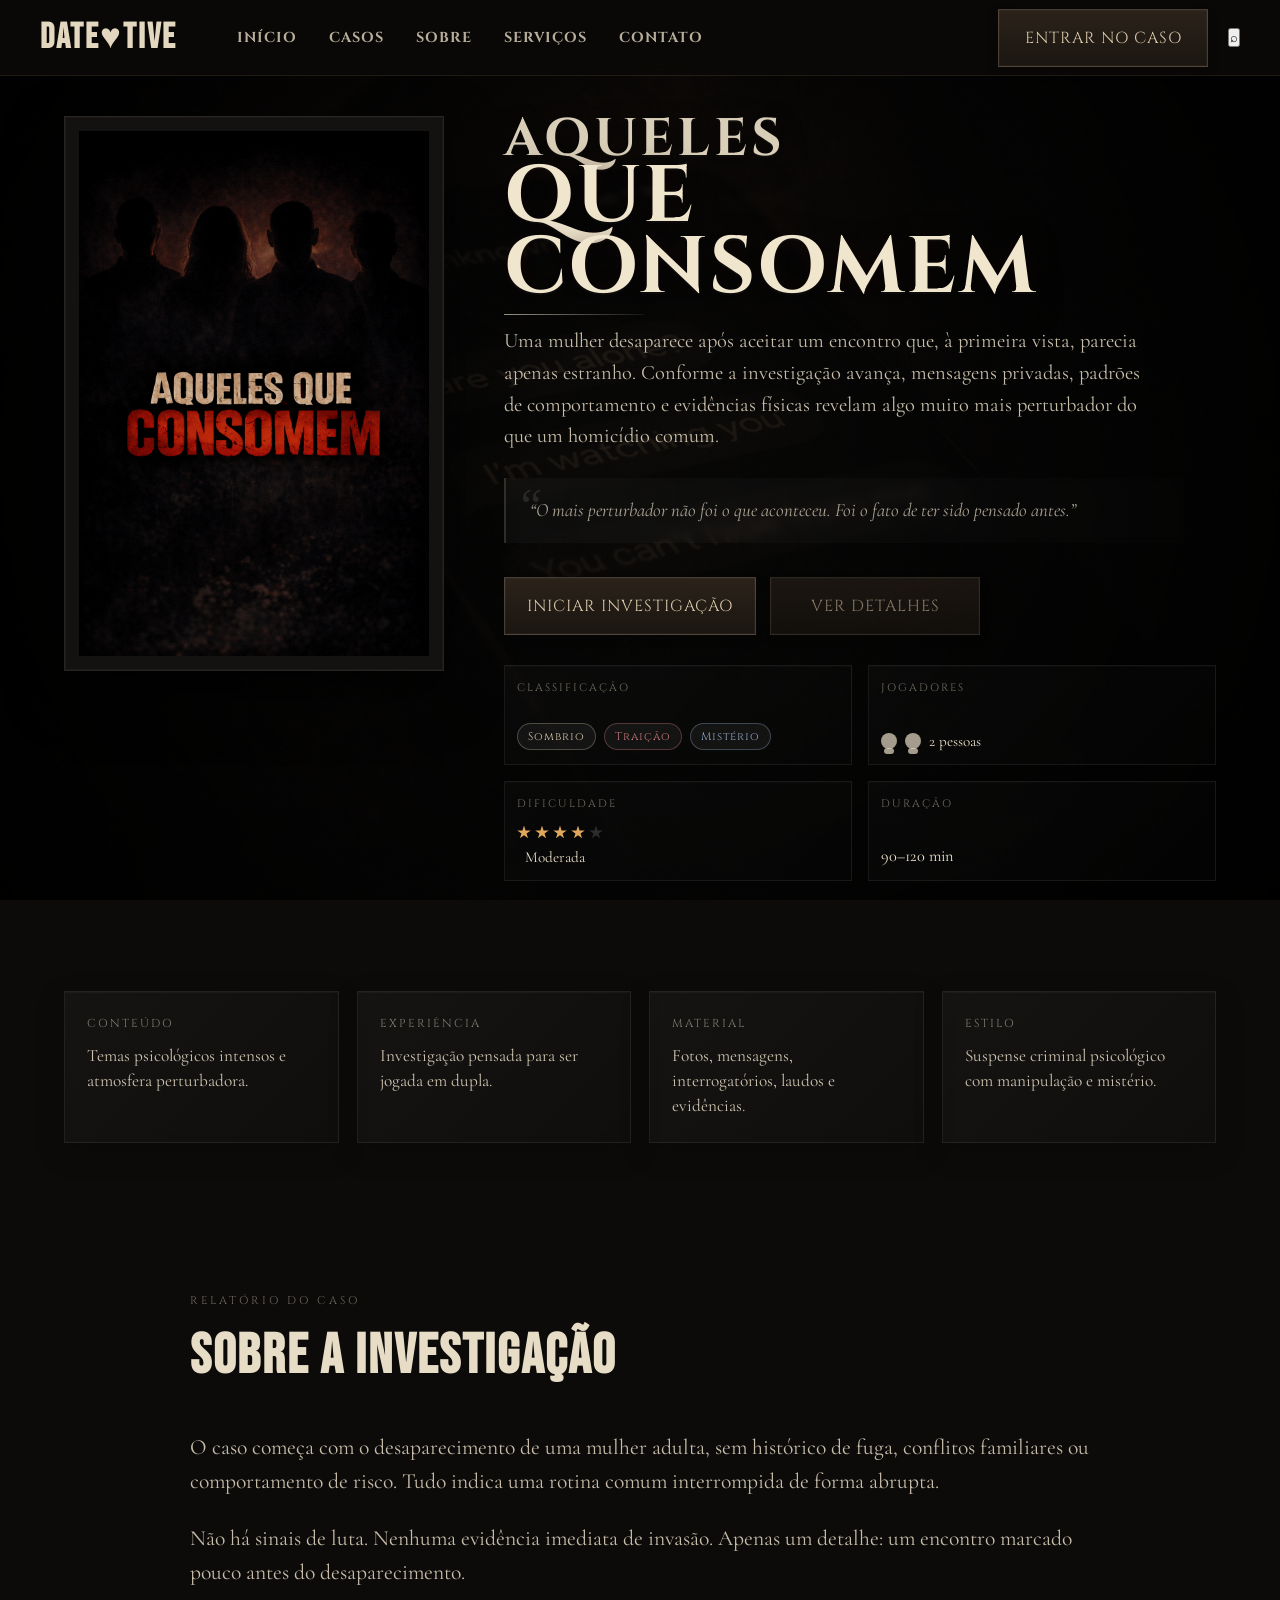
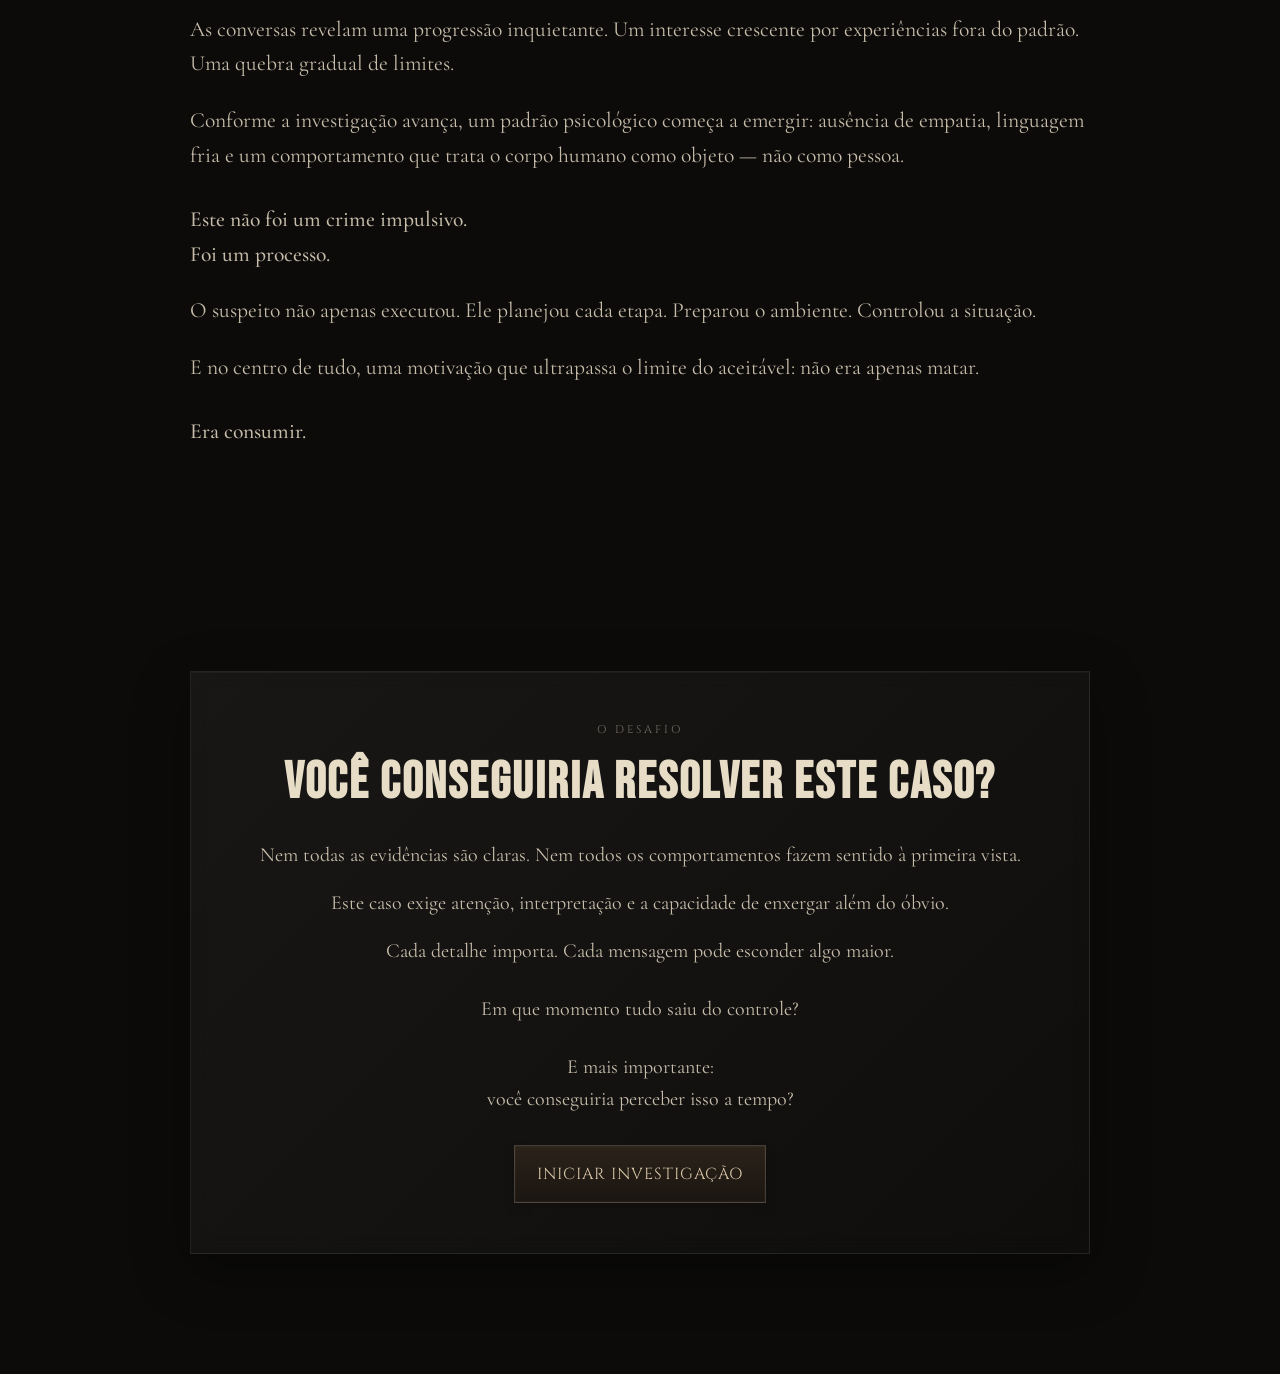
<file: casos/aqueles-que-consomem.html>
<!DOCTYPE html>
<html lang="pt-BR">
<head>
  <meta charset="UTF-8">
  <meta name="viewport" content="width=device-width, initial-scale=1.0">
  <title>Aqueles que Consomem | Date♥tive</title>

  <link rel="preconnect" href="https://fonts.googleapis.com">
  <link rel="preconnect" href="https://fonts.gstatic.com" crossorigin>

  <link href="https://fonts.googleapis.com/css2?family=Bebas+Neue&family=Cinzel:wght@400;500;600;700&family=Cormorant+Garamond:wght@400;500;600;700&display=swap" rel="stylesheet">

<link rel="stylesheet" href="../css/style.css">
<link rel="stylesheet" href="../css/responsive.css">
<link rel="stylesheet" href="../css/aqueles_que_consomem.css">
</head>
<body class="case-page">

  <!-- HEADER -->
  <header class="topbar">
    <div class="container nav-wrapper">
      <div class="logo-area">
        <h1 class="logo-title">DATE♥TIVE</h1>
      
      </div>

      <nav class="main-nav">
        <a href="../index.html">Início</a>
        <a href="#">Casos</a>
        <a href="#">Sobre</a>
        <a href="#">Serviços</a>
        <a href="#">Contato</a>
      </nav>

      <div class="nav-actions">
        <a href="#" class="btn-outline">ENTRAR NO CASO</a>
        <button class="search-btn">⌕</button>
      </div>
    </div>
  </header>

  <main class="case-main">

    <!-- HERO DO CASO -->
    <section class="case-hero">
      <div class="container case-hero-grid">

        <!-- CAPA -->
        <div class="case-cover-column">
          <div class="case-cover-frame">
            <img src="../assets/img/cases/consomem-cover.jpg" alt="Capa do caso Aqueles que Consomem" class="case-cover">
          </div>
        </div>

        <!-- INFORMAÇÕES -->
        <div class="case-info-column">
         
          <h1 class="case-title">
            <span>AQUELES</span>
            <span>QUE CONSOMEM</span>
          </h1>

          <p class="case-synopsis">
            Uma mulher desaparece após aceitar um encontro que, à primeira vista, parecia apenas estranho.
            Conforme a investigação avança, mensagens privadas, padrões de comportamento e evidências físicas
            revelam algo muito mais perturbador do que um homicídio comum.
          </p>

          <blockquote class="case-quote">
            “O mais perturbador não foi o que aconteceu. Foi o fato de ter sido pensado antes.”
          </blockquote>

          <div class="case-actions">
            <a href="#" class="btn-outline">INICIAR INVESTIGAÇÃO</a>
            <a href="#" class="btn-outline secondary-btn">VER DETALHES</a>
          </div>

<div class="case-meta-box">

  <!-- CLASSIFICAÇÃO -->
  <div class="meta-item">
    <span class="meta-label">CLASSIFICAÇÃO</span>
    <div class="meta-tags">
      <span class="tag sombrio">Sombrio</span>
      <span class="tag traicao">Traição</span>
      <span class="tag misterio">Mistério</span>
    </div>
  </div>

  <!-- JOGADORES -->
  <div class="meta-item">
    <span class="meta-label">JOGADORES</span>
    <div class="meta-players">
      <div class="player-icon"></div>
      <div class="player-icon"></div>
      <span>2 pessoas</span>
    </div>
  </div>

  <!-- DIFICULDADE -->
  <div class="meta-item">
    <span class="meta-label">DIFICULDADE</span>
    <div class="meta-difficulty">
  <div class="difficulty-stars">
    <span class="star active"></span>
    <span class="star active"></span>
    <span class="star active"></span>
    <span class="star active"></span>
    <span class="star"></span>
  </div>
  <span class="difficulty-text">Moderada</span>
</div>
  </div>

  <!-- DURAÇÃO -->
  <div class="meta-item">
    <span class="meta-label">DURAÇÃO</span>
    <span class="meta-value">90–120 min</span>
  </div>

</div>

        </div>

      </div>
    </section>


    <section class="case-highlight-strip">
  <div class="container highlight-grid">

    <div class="highlight-card">
      <span class="highlight-label">CONTEÚDO</span>
      <p>Temas psicológicos intensos e atmosfera perturbadora.</p>
    </div>

    <div class="highlight-card">
      <span class="highlight-label">EXPERIÊNCIA</span>
      <p>Investigação pensada para ser jogada em dupla.</p>
    </div>

    <div class="highlight-card">
      <span class="highlight-label">MATERIAL</span>
      <p>Fotos, mensagens, interrogatórios, laudos e evidências.</p>
    </div>

    <div class="highlight-card">
      <span class="highlight-label">ESTILO</span>
      <p>Suspense criminal psicológico com manipulação e mistério.</p>
    </div>

  </div>
</section>


<section class="case-about">
  <div class="container case-about-container">

    <div class="case-about-header">
      <span class="section-label">RELATÓRIO DO CASO</span>
      <h2>SOBRE A INVESTIGAÇÃO</h2>
    </div>

    <div class="case-about-content">

      <p>
        O caso começa com o desaparecimento de uma mulher adulta, sem histórico de fuga,
        conflitos familiares ou comportamento de risco. Tudo indica uma rotina comum
        interrompida de forma abrupta.
      </p>

      <p>
        Não há sinais de luta. Nenhuma evidência imediata de invasão. Apenas um detalhe:
        um encontro marcado pouco antes do desaparecimento.
      </p>

      <p>
        As conversas revelam uma progressão inquietante. Um interesse crescente por
        experiências fora do padrão. Uma quebra gradual de limites.
      </p>

      <p>
        Conforme a investigação avança, um padrão psicológico começa a emergir:
        ausência de empatia, linguagem fria e um comportamento que trata o corpo humano
        como objeto — não como pessoa.
      </p>

      <p class="highlight-paragraph">
        Este não foi um crime impulsivo.
        <br>
        Foi um processo.
      </p>

      <p>
        O suspeito não apenas executou. Ele planejou cada etapa. Preparou o ambiente.
        Controlou a situação.
      </p>

      <p>
        E no centro de tudo, uma motivação que ultrapassa o limite do aceitável:
        não era apenas matar.
      </p>

      <p class="highlight-paragraph">
        Era consumir.
      </p>

    </div>

  </div>
</section>



<section class="case-challenge">
  <div class="container case-challenge-container">

    <div class="challenge-box">

      <span class="section-label">O DESAFIO</span>

      <h2>VOCÊ CONSEGUIRIA RESOLVER ESTE CASO?</h2>

      <p>
        Nem todas as evidências são claras. Nem todos os comportamentos fazem sentido à primeira vista.
      </p>

      <p>
        Este caso exige atenção, interpretação e a capacidade de enxergar além do óbvio.
      </p>

      <p>
        Cada detalhe importa. Cada mensagem pode esconder algo maior.
      </p>

      <p class="challenge-highlight">
        Em que momento tudo saiu do controle?
      </p>

      <p class="challenge-highlight">
        E mais importante:
        <br>
        você conseguiria perceber isso a tempo?
      </p>

      <div class="challenge-actions">
        <a href="#" class="btn-outline">INICIAR INVESTIGAÇÃO</a>
      </div>

    </div>

  </div>
</section>









  </main>

</body>
</html>
</file>
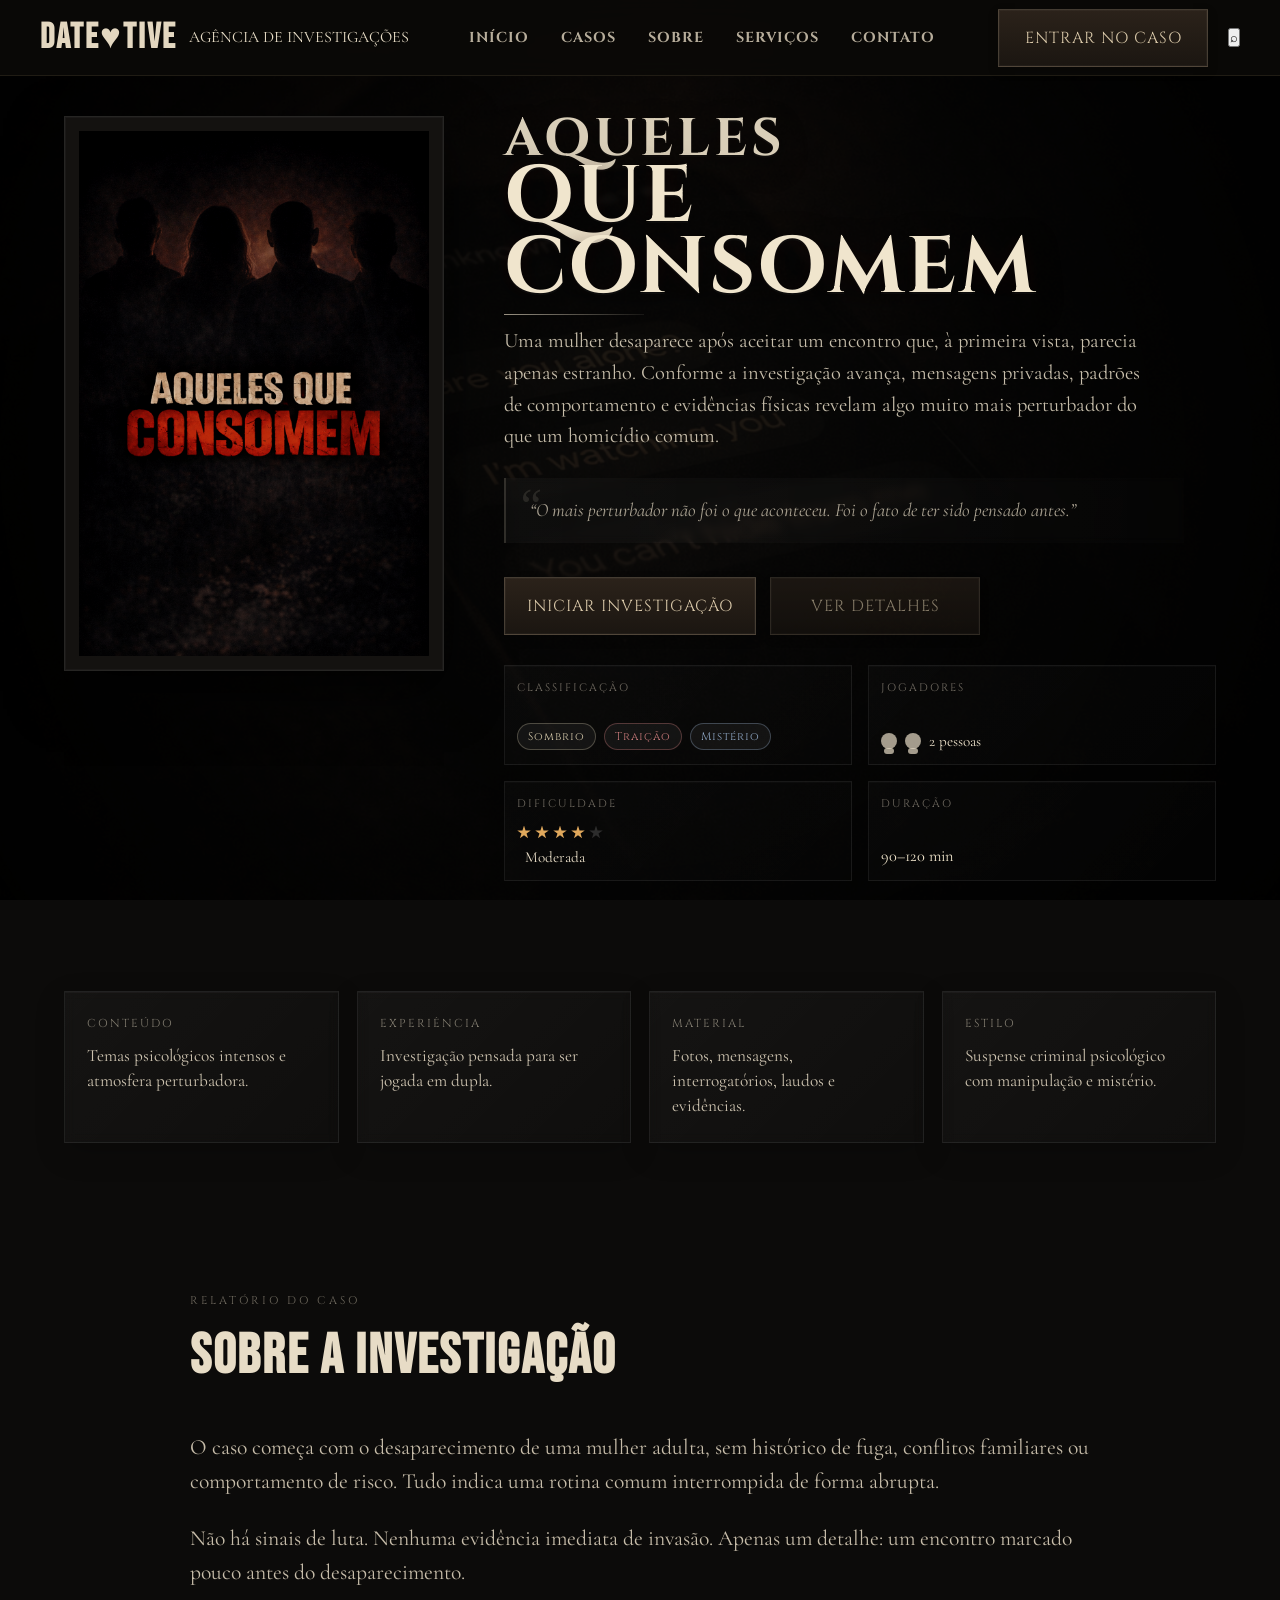
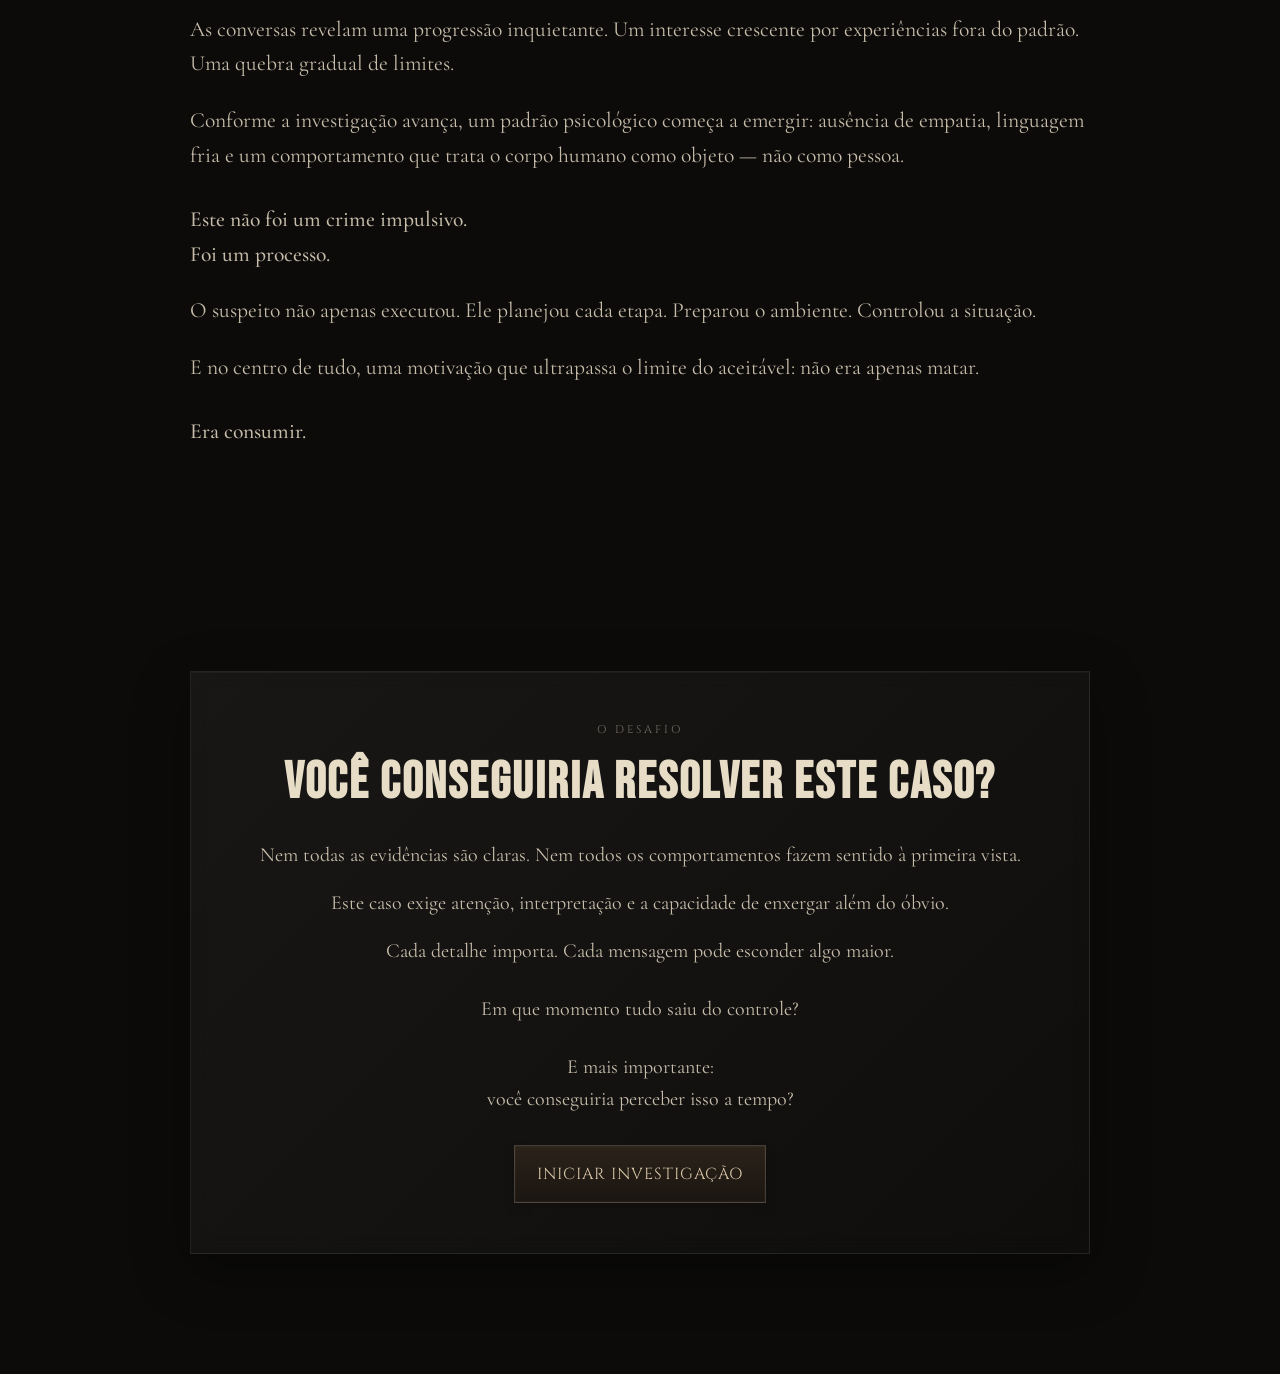
<file: casos/aqueles_que_consomem.html>
<!DOCTYPE html>
<html lang="pt-BR">
<head>
  <meta charset="UTF-8">
  <meta name="viewport" content="width=device-width, initial-scale=1.0">
  <title>Aqueles que Consomem | Date♥tive</title>

  <link rel="preconnect" href="https://fonts.googleapis.com">
  <link rel="preconnect" href="https://fonts.gstatic.com" crossorigin>

  <link href="https://fonts.googleapis.com/css2?family=Bebas+Neue&family=Cinzel:wght@400;500;600;700&family=Cormorant+Garamond:wght@400;500;600;700&display=swap" rel="stylesheet">

<link rel="stylesheet" href="../css/style.css">
<link rel="stylesheet" href="../css/responsive.css">
<link rel="stylesheet" href="../css/aqueles_que_consomem.css">
</head>
<body class="case-page">

  <!-- HEADER -->
  <header class="topbar">
    <div class="container nav-wrapper">
      <div class="logo-area">
        <h1 class="logo-title">DATE♥TIVE</h1>
        <p class="logo-subtitle">AGÊNCIA DE INVESTIGAÇÕES</p>
      </div>

      <nav class="main-nav">
        <a href="../index.html">Início</a>
        <a href="#">Casos</a>
        <a href="#">Sobre</a>
        <a href="#">Serviços</a>
        <a href="#">Contato</a>
      </nav>

      <div class="nav-actions">
        <a href="#" class="btn-outline">ENTRAR NO CASO</a>
        <button class="search-btn">⌕</button>
      </div>
    </div>
  </header>

  <main class="case-main">

    <!-- HERO DO CASO -->
    <section class="case-hero">
      <div class="container case-hero-grid">

        <!-- CAPA -->
        <div class="case-cover-column">
          <div class="case-cover-frame">
            <img src="../assets/img/cases/consomem-cover.jpg" alt="Capa do caso Aqueles que Consomem" class="case-cover">
          </div>
        </div>

        <!-- INFORMAÇÕES -->
        <div class="case-info-column">
         
          <h1 class="case-title">
            <span>AQUELES</span>
            <span>QUE CONSOMEM</span>
          </h1>

          <p class="case-synopsis">
            Uma mulher desaparece após aceitar um encontro que, à primeira vista, parecia apenas estranho.
            Conforme a investigação avança, mensagens privadas, padrões de comportamento e evidências físicas
            revelam algo muito mais perturbador do que um homicídio comum.
          </p>

          <blockquote class="case-quote">
            “O mais perturbador não foi o que aconteceu. Foi o fato de ter sido pensado antes.”
          </blockquote>

          <div class="case-actions">
            <a href="#" class="btn-outline">INICIAR INVESTIGAÇÃO</a>
            <a href="#" class="btn-outline secondary-btn">VER DETALHES</a>
          </div>

<div class="case-meta-box">

  <!-- CLASSIFICAÇÃO -->
  <div class="meta-item">
    <span class="meta-label">CLASSIFICAÇÃO</span>
    <div class="meta-tags">
      <span class="tag sombrio">Sombrio</span>
      <span class="tag traicao">Traição</span>
      <span class="tag misterio">Mistério</span>
    </div>
  </div>

  <!-- JOGADORES -->
  <div class="meta-item">
    <span class="meta-label">JOGADORES</span>
    <div class="meta-players">
      <div class="player-icon"></div>
      <div class="player-icon"></div>
      <span>2 pessoas</span>
    </div>
  </div>

  <!-- DIFICULDADE -->
  <div class="meta-item">
    <span class="meta-label">DIFICULDADE</span>
    <div class="meta-difficulty">
  <div class="difficulty-stars">
    <span class="star active"></span>
    <span class="star active"></span>
    <span class="star active"></span>
    <span class="star active"></span>
    <span class="star"></span>
  </div>
  <span class="difficulty-text">Moderada</span>
</div>
  </div>

  <!-- DURAÇÃO -->
  <div class="meta-item">
    <span class="meta-label">DURAÇÃO</span>
    <span class="meta-value">90–120 min</span>
  </div>

</div>

        </div>

      </div>
    </section>


    <section class="case-highlight-strip">
  <div class="container highlight-grid">

    <div class="highlight-card">
      <span class="highlight-label">CONTEÚDO</span>
      <p>Temas psicológicos intensos e atmosfera perturbadora.</p>
    </div>

    <div class="highlight-card">
      <span class="highlight-label">EXPERIÊNCIA</span>
      <p>Investigação pensada para ser jogada em dupla.</p>
    </div>

    <div class="highlight-card">
      <span class="highlight-label">MATERIAL</span>
      <p>Fotos, mensagens, interrogatórios, laudos e evidências.</p>
    </div>

    <div class="highlight-card">
      <span class="highlight-label">ESTILO</span>
      <p>Suspense criminal psicológico com manipulação e mistério.</p>
    </div>

  </div>
</section>


<section class="case-about">
  <div class="container case-about-container">

    <div class="case-about-header">
      <span class="section-label">RELATÓRIO DO CASO</span>
      <h2>SOBRE A INVESTIGAÇÃO</h2>
    </div>

    <div class="case-about-content">

      <p>
        O caso começa com o desaparecimento de uma mulher adulta, sem histórico de fuga,
        conflitos familiares ou comportamento de risco. Tudo indica uma rotina comum
        interrompida de forma abrupta.
      </p>

      <p>
        Não há sinais de luta. Nenhuma evidência imediata de invasão. Apenas um detalhe:
        um encontro marcado pouco antes do desaparecimento.
      </p>

      <p>
        As conversas revelam uma progressão inquietante. Um interesse crescente por
        experiências fora do padrão. Uma quebra gradual de limites.
      </p>

      <p>
        Conforme a investigação avança, um padrão psicológico começa a emergir:
        ausência de empatia, linguagem fria e um comportamento que trata o corpo humano
        como objeto — não como pessoa.
      </p>

      <p class="highlight-paragraph">
        Este não foi um crime impulsivo.
        <br>
        Foi um processo.
      </p>

      <p>
        O suspeito não apenas executou. Ele planejou cada etapa. Preparou o ambiente.
        Controlou a situação.
      </p>

      <p>
        E no centro de tudo, uma motivação que ultrapassa o limite do aceitável:
        não era apenas matar.
      </p>

      <p class="highlight-paragraph">
        Era consumir.
      </p>

    </div>

  </div>
</section>



<section class="case-challenge">
  <div class="container case-challenge-container">

    <div class="challenge-box">

      <span class="section-label">O DESAFIO</span>

      <h2>VOCÊ CONSEGUIRIA RESOLVER ESTE CASO?</h2>

      <p>
        Nem todas as evidências são claras. Nem todos os comportamentos fazem sentido à primeira vista.
      </p>

      <p>
        Este caso exige atenção, interpretação e a capacidade de enxergar além do óbvio.
      </p>

      <p>
        Cada detalhe importa. Cada mensagem pode esconder algo maior.
      </p>

      <p class="challenge-highlight">
        Em que momento tudo saiu do controle?
      </p>

      <p class="challenge-highlight">
        E mais importante:
        <br>
        você conseguiria perceber isso a tempo?
      </p>

      <div class="challenge-actions">
        <a href="#" class="btn-outline">INICIAR INVESTIGAÇÃO</a>
      </div>

    </div>

  </div>
</section>









  </main>

</body>
</html>
</file>
<file: css/style.css>
/* ==========================================================================
   1. VARIÁVEIS E CONFIGURAÇÕES GLOBAIS
   ========================================================================== */
:root {
  --bg-main: #11100d;
  --bg-dark: #0b0a08;
  --paper: #d4c4a8;
  --paper-dark: #b8a88e;
  --paper-light: #e3d7c0;
  --ink: #1f1a14;
  --gold-muted: #8f7a52;
  --gold-soft: #a28c63;
  --line: rgba(212, 196, 168, 0.25);
  --shadow-dark: rgba(0, 0, 0, 0.65);
  --shadow-soft: rgba(0, 0, 0, 0.25);
}

* {
  margin: 0;
  padding: 0;
  box-sizing: border-box;
}

html {
  scroll-behavior: smooth;
  overflow-x: hidden; /* Trava o scroll horizontal no documento inteiro */
}

body {
  background: var(--bg-main);
  color: var(--paper-light);
  font-family: 'Cormorant Garamond', serif;
  min-height: 100vh;
  position: relative;
  overflow-x: hidden; /* Trava o scroll horizontal na raiz da página */
  width: 100%;
}



.container {
  width: 90%;
  max-width: 1280px;
  margin: 0 auto;
  /* APAGUE QUALQUER OVERFLOW QUE ESTIVER AQUI */
}

img {
  max-width: 100%;
  display: block;
}

a {
  text-decoration: none;
}

.container {
  width: 90%;
  max-width: 1280px;
  margin: 0 auto;
}

.site-scale {
  zoom: 0.75;
}

/* ==========================================================================
   2. CLASSES UTILITÁRIAS E BOTÕES
   ========================================================================== */
.btn-paper,
.btn-outline,
.case-btn {
  display: inline-flex;
  align-items: center;
  justify-content: center;
  min-width: 210px;
  height: 58px;
  padding: 0 22px;
  background: linear-gradient(to bottom, #2b221a, #1b1611);
  color: #d9c8a9;
  text-decoration: none;
  font-family: 'Cinzel', serif;
  font-size: 1rem;
  letter-spacing: 1px;
  border: 1px solid rgba(212, 196, 168, 0.22);
  box-shadow: inset 0 0 0 1px rgba(255,255,255,0.03), 0 4px 10px rgba(0,0,0,0.18);
  transition: 0.25s ease;
}

.btn-paper:hover,
.btn-outline:hover,
.case-btn:hover {
  transform: translateY(-2px);
  background: #3b342c;
}

.section-divider {
  position: relative;
  height: 24px;
  margin: 0 0 28px;
}

.section-divider::before {
  content: "";
  position: absolute;
  top: 50%;
  left: 0;
  width: 100%;
  height: 1px;
  background: rgba(212, 196, 168, 0.22);
  transform: translateY(-50%);
}

.section-divider::after {
  content: "✦";
  position: absolute;
  top: 50%;
  left: 50%;
  transform: translate(-50%, -50%);
  background: var(--bg-main);
  color: rgba(212, 196, 168, 0.55);
  padding: 0 14px;
  font-size: 1rem;
}

.section-label {
  display: block;
  font-family: 'Cinzel', serif;
  font-size: 0.9rem;
  letter-spacing: 4px;
  color: var(--gold-soft);
  margin-bottom: 15px;
  text-transform: uppercase;
}

/* Animação de Entrada */
.reveal-up {
  opacity: 0;
  transform: translateY(90px);
  transition: opacity 0.9s ease, transform 0.9s ease;
}

.reveal-up.visible {
  opacity: 1;
  transform: translateY(0);
}










/* ==========================================================================
   3. HEADER / TOPBAR E MENU MOBILE (REMASTERIZADO)
   ========================================================================== */
.topbar {
  background: rgba(11, 10, 8, 0.85); /* Levemente mais transparente */
  backdrop-filter: blur(12px); /* Efeito vidro mais forte */
  -webkit-backdrop-filter: blur(12px);
  border-bottom: 1px solid rgba(162, 140, 99, 0.15); /* Linha dourada suave */
  position: sticky;
  top: 0;
  z-index: 999;
  
}

/* Força o container do cabeçalho a ir de ponta a ponta */
.topbar .container {
  width: 100%;
  max-width: 100%;
  padding: 0 40px; /* Dá um pequeno respiro para não grudar exatamente no último pixel do monitor */
}

.nav-wrapper {
  display: flex;
  align-items: center;
  /* Alterado para flex-start para agrupar logo e menu no início */
  justify-content: flex-start; 
  min-height: 75px;
}

/* --- Logo --- */
.logo-area {
  display: flex;
  align-items: center;
  gap: 12px;
  text-decoration: none;
}

.site-logo {
  width: 48px; /* Logo mais delicada */
  height: auto;
  object-fit: contain;
  filter: drop-shadow(0 2px 4px rgba(0,0,0,0.5));
}

.logo-title {
  font-family: 'Bebas Neue', sans-serif;
  font-size: 2.2rem;
  color: var(--paper-light);
  letter-spacing: 2px;
  line-height: 1;
}

/* --- Menu Desktop com Animação --- */
.main-nav {
  display: flex;
  gap: 32px;
  /* Margem à esquerda para desgrudar da logo */
  margin-left: 60px; 
  /* A "mágica": empurra todo o bloco seguinte (nav-actions) para a direita */
  margin-right: auto; 
}

.main-nav a {
  position: relative;
  font-family: 'Cinzel', serif;
  font-size: 0.9rem;
  font-weight: 700;
  color: rgba(227, 215, 192, 0.8);
  text-transform: uppercase;
  letter-spacing: 1px;
  padding: 8px 0;
  transition: color 0.3s ease;
}

.main-nav a:hover {
  color: var(--gold-soft);
}

/* Efeito de linha dourada deslizando em baixo do link */
.main-nav a::after {
  content: '';
  position: absolute;
  bottom: 0;
  left: 0;
  width: 0;
  height: 2px;
  background: var(--gold-soft);
  transition: width 0.3s ease;
}

.main-nav a:hover::after {
  width: 100%;
}

/* --- Área de Login (Direita) --- */
.nav-actions {
  display: flex;
  align-items: center;
  gap: 20px;
}

.login-btn {
  display: flex;
  align-items: center;
  gap: 8px;
  padding: 8px 18px;
  border: 1px solid rgba(162, 140, 99, 0.3);
  border-radius: 4px;
  color: var(--paper-light);
  font-family: 'Cinzel', serif;
  font-size: 0.85rem;
  letter-spacing: 1px;
  transition: all 0.3s ease;
}

.login-btn:hover {
  background: rgba(162, 140, 99, 0.1);
  border-color: var(--gold-soft);
  color: var(--gold-soft);
}

.login-icon {
  width: 16px;
  height: 16px;
}

/* --- Botão Menu Mobile & Menu Oculto --- */
.menu-toggle {
  display: none;
  background: transparent;
  border: none;
  flex-direction: column;
  gap: 5px;
  cursor: pointer;
  padding: 5px;
}

.menu-toggle span {
  width: 24px;
  height: 2px;
  background: var(--paper-light);
  transition: 0.3s ease;
}

.mobile-menu {
  position: fixed;
  top: 0;
  right: -320px;
  width: 300px;
  max-width: 85%;
  height: 100vh;
  background: linear-gradient(to bottom, #16120f, #0e0c0a);
  border-left: 1px solid rgba(212, 196, 168, 0.14);
  box-shadow: -20px 0 40px rgba(0,0,0,0.6);
  z-index: 2000;
  transition: right 0.35s cubic-bezier(0.77, 0, 0.175, 1);
  padding: 30px 25px;
}

.mobile-menu.active { right: 0; }

.mobile-menu-overlay {
  position: fixed;
  inset: 0;
  background: rgba(0,0,0,0.6);
  backdrop-filter: blur(3px);
  opacity: 0;
  pointer-events: none;
  transition: opacity 0.3s ease;
  z-index: 1990;
}

.mobile-menu-overlay.active {
  opacity: 1;
  pointer-events: auto;
}

.mobile-menu-header {
  display: flex;
  align-items: center;
  justify-content: space-between;
  margin-bottom: 40px;
  border-bottom: 1px solid rgba(162, 140, 99, 0.2);
  padding-bottom: 15px;
}

.mobile-menu-header h2 {
  font-family: 'Bebas Neue', sans-serif;
  font-size: 2.2rem;
  letter-spacing: 2px;
  color: var(--paper-light);
}

.close-menu {
  background: transparent;
  border: none;
  color: var(--gold-soft);
  font-size: 2rem;
  cursor: pointer;
  line-height: 1;
}

.mobile-nav {
  display: flex;
  flex-direction: column;
  gap: 15px;
}

.mobile-nav a {
  font-family: 'Cinzel', serif;
  font-size: 1.1rem;
  color: rgba(227, 215, 192, 0.8);
  padding: 12px 0;
  border-bottom: 1px solid rgba(255,255,255,0.05);
  transition: 0.3s ease;
}

.mobile-nav a:hover {
  color: var(--gold-soft);
  padding-left: 10px;
}




/* ==========================================================================
   4. SEÇÃO HERO (FULL BLEED COM GRADIENTE LATERAL)
   ========================================================================== */
.hero-full-bleed {
  position: relative;
  /* Altura da tela inteira (100vh) menos a altura do menu (92px) */
  min-height: calc(100vh - 95px); 
  background: #11100d; 
  min-height: 800px;
  display: flex;
  align-items: center;
  overflow: hidden;
}

.hero-content-wrapper {
  position: relative;
  z-index: 10; 
  /* Força a margem esquerda e deixa o resto do espaço sobrar na direita */
  margin-left: 200px; 
}

.hero-text-area {
  max-width: 600px;
}

.hero-text-area h1 {
  font-family: 'Bebas Neue', sans-serif;
  font-size: 5.5rem;
  line-height: 0.9;
  letter-spacing: 1px;
  color: var(--paper-light);
  margin-bottom: 25px;
  text-shadow: 4px 6px 12px rgba(0, 0, 0, 0.85);
}

.hero-text-area h1 span {
  color: var(--gold-soft);
}

.hero-text-area p {
  font-size: 1.4rem;
  line-height: 1.5;
  color: rgba(227, 215, 192, 0.85);
  margin-bottom: 45px;
  text-shadow: 4px 6px 12px rgba(0, 0, 0, 0.85);
}

/* Lado da Imagem */
.hero-image-full {
  position: absolute;
  top: 0;
  right: 0;
  width: 55%; /* Ocupa um pouco mais da metade para a fusão ficar bonita */
  height: 100%;
  z-index: 1;
}

.hero-image-full img {
  width: 100%;
  height: 100%;
  object-fit: cover;
  filter: sepia(0.2) brightness(0.7) contrast(1.1);
}

/* O GRADIENTE DE SOMBRA (Esquerda para Direita) */
.hero-side-gradient {
  position: absolute;
  top: 0;
  left: 0;
  width: 100%;
  height: 100%;
  /* Do escuro absoluto (mesma cor do fundo) para o transparente */
  background: linear-gradient(to right, #11100d 0%, rgba(17, 16, 13, 0.9) 15%, transparent 80%);
  z-index: 2;
}

/* Reutilizando seus botões já criados */
.hero-cta-group {
  display: flex;
  gap: 20px;
}

/* ==========================================================================
   ANIMAÇÃO DE ENTRADA DA HERO (SLIDE DA ESQUERDA)
   ========================================================================== */

/* 1. Criamos a animação */
@keyframes slideFadeRight {
  0% {
    opacity: 0;
    transform: translateX(-60px); /* Começa 60px para a esquerda */
  }
  100% {
    opacity: 1;
    transform: translateX(0); /* Termina na posição original */
  }
}

/* 2. Preparamos os elementos para estarem invisíveis antes da animação começar */
.hero-text-area .section-label,
.hero-text-area h1,
.hero-text-area p,
.hero-cta-group {
  opacity: 0; 
  animation: slideFadeRight 0.8s cubic-bezier(0.25, 0.46, 0.45, 0.94) forwards;
}

/* 3. Definimos o tempo de atraso (cascata) para cada elemento */
.hero-text-area .section-label {
  animation-delay: 0.2s;
}

.hero-text-area h1 {
  animation-delay: 0.4s;
}

.hero-text-area p {
  animation-delay: 0.6s;
}

.hero-cta-group {
  animation-delay: 0.8s;
}


/* ==========================================================================
   5. CATÁLOGO DE CASOS (MODERNO COM GRADIENTE)
   ========================================================================== */
.featured-cases {
  padding: 38px 0 30px;
}

.title-group {
  display: flex;
  flex-direction: column;
}

.title-group h2 {
  font-family: 'Bebas Neue', sans-serif;
  font-size: 4rem;
  color: var(--paper-light);
  letter-spacing: 2px;
  text-shadow: 6px 6px 2px rgba(0, 0, 0, 0.9);
  margin-top: -5px;
}

.section-title-row {
  display: flex;
  justify-content: space-between;
  align-items: center;
  margin-bottom: 1px;
}

.view-all-link {
  font-family: 'Cinzel', serif;
  font-size: 0.95rem;
  letter-spacing: 1.5px;
  color: var(--gold-soft);
  text-decoration: none;
  display: flex;
  align-items: center;
  gap: 8px;
  border: 1px solid rgba(162, 140, 99, 0.3);
  padding: 10px 20px;
  background: rgba(162, 140, 99, 0.05);
  transition: all 0.3s ease;
}

.view-all-link:hover {
  background: rgba(162, 140, 99, 0.15);
  color: #e3d7c0;
  border-color: var(--gold-soft);
}

.view-all-link .arrow {
  transition: transform 0.3s ease;
}

.view-all-link:hover .arrow {
  transform: translateX(4px);
}

.cases-grid-modern {
  display: grid;
  grid-template-columns: repeat(4, 1fr);
  gap: 20px;
}

.case-card-modern {
  background: #11100d;
  border: 1px solid rgba(212, 196, 168, 0.12);
  border-radius: 12px;
  overflow: hidden;
  display: flex;
  flex-direction: column;
  transition: transform 0.3s ease, border-color 0.3s ease, box-shadow 0.3s ease;
  box-shadow: 0 8px 25px rgba(0,0,0,0.4);
}

.case-card-modern:hover {
  transform: translateY(-6px);
  border-color: rgba(162, 140, 99, 0.4);
  box-shadow: 0 15px 35px rgba(0,0,0,0.6);
}

.case-image-wrapper {
  position: relative;
  height: 300px;
  width: 100%;
}

.case-image-wrapper img {
  width: 100%;
  height: 100%;
  object-fit: cover;
  filter: grayscale(15%) sepia(0.2) brightness(0.85);
}

.image-gradient {
  position: absolute;
  bottom: 0;
  left: 0;
  width: 100%;
  height: 140px;
  background: linear-gradient(to top, #11100d 0%, rgba(17, 16, 13, 0.8) 40%, transparent 100%);
  z-index: 2;
}

.case-badge {
  position: absolute;
  top: 15px;
  right: 15px;
  background: rgba(162, 140, 99, 0.15);
  border: 1px solid rgba(162, 140, 99, 0.4);
  color: #e3d7c0;
  padding: 4px 10px;
  border-radius: 6px;
  font-family: 'Cinzel', serif;
  font-size: 0.7rem;
  font-weight: 700;
  z-index: 3;
  backdrop-filter: blur(4px);
}

.case-content {
  padding: 0 20px 20px;
  display: flex;
  flex-direction: column;
  flex-grow: 1;
  position: relative;
  z-index: 3;
  margin-top: -45px;
}

.case-content h3 {
  font-family: 'Bebas Neue', sans-serif;
  font-size: 1.6rem;
  color: #e3d7c0;
  margin-bottom: 4px;
  letter-spacing: 1px;
}

.case-category {
  display: inline-block;
  font-family: 'Cinzel', serif;
  font-size: 0.7rem;
  color: #a28c63;
  border: 1px solid rgba(162, 140, 99, 0.3);
  padding: 2px 8px;
  border-radius: 4px;
  margin-bottom: 12px;
  align-self: flex-start;
  background: rgba(17, 16, 13, 0.5);
}

.case-content p {
  font-size: 1.05rem;
  color: rgba(227, 215, 192, 0.75);
  line-height: 1.4;
  margin-bottom: 20px;
  flex-grow: 1;
}

.case-meta {
  display: flex;
  justify-content: space-between;
  align-items: flex-end;
  margin-bottom: 20px;
  border-bottom: 1px solid rgba(212, 196, 168, 0.1);
  padding-bottom: 15px;
}

.meta-left, .meta-right {
  display: flex;
  flex-direction: column;
  gap: 6px;
}

.meta-right {
  align-items: flex-end;
}

.time {
  font-family: 'Cinzel', serif;
  font-size: 0.85rem;
  color: rgba(227, 215, 192, 0.6);
}

.stars {
  color: #a28c63;
  font-size: 0.9rem;
  letter-spacing: 2px;
}

.diff-text {
  font-family: 'Cinzel', serif;
  font-size: 0.7rem;
  color: rgba(227, 215, 192, 0.5);
  text-transform: uppercase;
}

.diff-bars {
  display: flex;
  gap: 4px;
}

.diff-bars .bar {
  width: 14px;
  height: 4px;
  background: rgba(212, 196, 168, 0.15);
  border-radius: 2px;
}

.diff-bars .bar.active {
  background: #a28c63;
}

.case-card-modern .full-width {
  width: 100%;
  min-width: unset;
  border-radius: 8px;
}

/* ==========================================================================
   6. A EXPERIÊNCIA (LIFESTYLE)
   ========================================================================== */
.experience-section {
  padding: 60px 0 80px;
  background: #0b0b09;
  position: relative;
  
  
}

.experience-title {
  text-align: center;
  margin-bottom: 60px;
}

.experience-title h2 {
  font-family: 'Bebas Neue', sans-serif;
  font-size: 3.5rem;
  letter-spacing: 2px;
  color: var(--paper-light);
  text-shadow: 4px 4px 2px rgba(0, 0, 0, 0.8);
  margin-bottom: 15px;
  max-width: 800px;
  margin-left: auto;
  margin-right: auto;
}

.experience-title p {
  max-width: 700px;
  margin: 0 auto;
  font-size: 1.3rem;
  color: rgba(227, 215, 192, 0.82);
  line-height: 1.4;
}

.experience-list {
  display: flex;
  flex-direction: column;
  gap: 60px;
}

.experience-card {
  display: grid;
  grid-template-columns: 1fr 1fr;
  align-items: center;
  gap: 40px;
  
}

.experience-card.reverse .experience-image {
  order: 2;
  
}

.experience-card.reverse .experience-text {
  order: 1;
}

.experience-image {
  position: relative;
  border: 1px solid rgba(212, 196, 168, 0.15);
  padding: 10px;
  background: #1a1816;
  box-shadow: 0 15px 35px rgba(0,0,0,0.5);
  transform: rotate(-1deg);
  transition: transform 0.4s ease;
  border-radius: 20px;
}

.experience-card:nth-child(even) .experience-image {
  transform: rotate(1.5deg);
}

/* Regra de hover fortalecida para funcionar em todos os cards, incluindo os pares */
.experience-image:hover,
.experience-card:nth-child(even) .experience-image:hover {
  transform: rotate(0deg) scale(1.02);
}

.experience-image img {
  width: 100%;
  height: auto;
  aspect-ratio: 4/3;
  object-fit: cover;
  filter: sepia(0.2) contrast(1.1) brightness(0.9);
  display: block;
  border-radius: 12px;
}

.experience-tag {
  display: inline-block;
  font-family: 'Cinzel', serif;
  font-size: 0.85rem;
  letter-spacing: 2px;
  color: #a28c63;
  border-bottom: 1px solid rgba(162, 140, 99, 0.3);
  padding-bottom: 6px;
  margin-bottom: 16px;
}

.experience-text h3 {
  font-family: 'Bebas Neue', sans-serif;
  font-size: 3rem;
  line-height: 1;
  color: #e3d7c0;
  margin-bottom: 16px;
}

.experience-text p {
  font-size: 1.3rem;
  line-height: 1.5;
  color: rgba(227, 215, 192, 0.85);
}

/* ==========================================================================
   7. SEÇÃO DE PREÇOS (PACKS)
   ========================================================================== */
.pricing-section {
  padding: 60px 0 80px;
  position: relative;
}

.pricing-header {
  text-align: center;
  margin-bottom: 50px;
}

.pricing-header h2 {
  font-family: 'Bebas Neue', sans-serif;
  font-size: 3.5rem;
  letter-spacing: 2px;
  color: var(--paper-light);
  text-shadow: 4px 4px 2px rgba(0, 0, 0, 0.8);
  margin-bottom: 10px;
}

.pricing-header p {
  font-size: 1.3rem;
  color: rgba(227, 215, 192, 0.8);
}

.pricing-grid {
  display: grid;
  grid-template-columns: repeat(4, 1fr);
  gap: 20px;
  align-items: stretch;
}

.pricing-card {
  background: #13110e;
  border: 1px solid rgba(212, 196, 168, 0.15);
  padding: 34px 24px;
  display: flex;
  flex-direction: column;
  position: relative;
  box-shadow: 0 10px 30px rgba(0,0,0,0.4);
  transition: transform 0.3s ease, border-color 0.3s ease;
}

.pricing-card:hover {
  transform: translateY(-6px);
  border-color: rgba(212, 196, 168, 0.3);
}

.pricing-card h3 {
  font-family: 'Cinzel', serif;
  font-size: 1.4rem;
  color: #e3d7c0;
  margin-bottom: 6px;
  letter-spacing: 1px;
}

.pricing-subtitle {
  font-family: 'Cinzel', serif;
  font-size: 0.85rem;
  color: rgba(212, 196, 168, 0.5);
  display: block;
  margin-bottom: 24px;
  border-bottom: 1px solid rgba(212, 196, 168, 0.1);
  padding-bottom: 14px;
}

.pricing-value {
  margin-bottom: 24px;
  min-height: 80px;
  display: flex;
  flex-direction: column;
  justify-content: flex-end;
}

.price-original {
  font-family: 'Cinzel', serif;
  font-size: 0.9rem;
  color: rgba(212, 196, 168, 0.4);
  text-decoration: line-through;
  margin-bottom: 4px;
  display: flex;
  align-items: center;
  gap: 8px;
}

.discount-tag {
  background: rgba(162, 140, 99, 0.2);
  color: #c9b48f;
  padding: 2px 6px;
  border-radius: 2px;
  font-size: 0.75rem;
  text-decoration: none;
  border: 1px solid rgba(162, 140, 99, 0.4);
}

.price-current {
  font-family: 'Bebas Neue', sans-serif;
  font-size: 3.2rem;
  line-height: 1;
  color: var(--paper-light);
  margin-bottom: 6px;
}

.price-savings {
  font-family: 'Cinzel', serif;
  font-size: 0.8rem;
  color: #a28c63;
}

.pricing-features {
  list-style: none;
  padding: 0;
  margin-bottom: 34px;
  flex-grow: 1;
}

.pricing-features li {
  font-size: 1.15rem;
  color: rgba(212, 196, 168, 0.8);
  margin-bottom: 14px;
  display: flex;
  align-items: flex-start;
  gap: 10px;
}

.pricing-features li::before {
  content: '✓';
  color: #a28c63;
  font-weight: bold;
}

.pricing-card .btn-outline {
  width: 100%;
  min-width: unset;
}

.pricing-card.highlighted {
  border: 2px solid #a28c63;
  background: linear-gradient(to bottom, #1d1813, #11100d);
  transform: scale(1.05);
  z-index: 2;
  box-shadow: 0 15px 40px rgba(0,0,0,0.6), inset 0 0 20px rgba(162, 140, 99, 0.05);
}

.pricing-card.highlighted:hover {
  transform: scale(1.05) translateY(-6px);
}

.badge-best-value {
  position: absolute;
  top: -14px;
  left: 50%;
  transform: translateX(-50%);
  background: #a28c63;
  color: #11100d;
  padding: 6px 16px;
  font-family: 'Cinzel', serif;
  font-size: 0.8rem;
  font-weight: 700;
  letter-spacing: 1px;
  white-space: nowrap;
  box-shadow: 0 4px 10px rgba(0,0,0,0.5);
}

.pricing-card.highlighted .btn-outline {
  background: #3b342c;
  border-color: #a28c63;
}

.pricing-footer {
  text-align: center;
  margin-top: 50px;
}

.pricing-footer p {
  font-size: 1.1rem;
  color: #c9b48f;
  margin-bottom: 6px;
}

.pricing-footer span {
  font-family: 'Cinzel', serif;
  font-size: 0.85rem;
  color: rgba(212, 196, 168, 0.5);
}

/* ==========================================================================
   8. DEPOIMENTOS (O QUE OS CASAIS DIZEM)
   ========================================================================== */
.testimonials-section {
  padding: 80px 0;
  position: relative;
  background: #0b0b09;
}

.testimonials-header {
  text-align: center;
  margin-bottom: 50px;
}

.testimonials-header h2 {
  font-family: 'Bebas Neue', sans-serif;
  font-size: 3.5rem;
  letter-spacing: 2px;
  color: var(--paper-light);
  text-shadow: 4px 4px 2px rgba(0, 0, 0, 0.8);
  margin-bottom: 10px;
}

.testimonials-header p {
  font-size: 1.3rem;
  color: rgba(227, 215, 192, 0.8);
}

.testimonials-grid {
  display: grid;
  grid-template-columns: repeat(3, 1fr);
  gap: 24px;
}

.testimonial-card {
  background: #13110e;
  border: 1px solid rgba(212, 196, 168, 0.12);
  padding: 30px;
  position: relative;
  display: flex;
  flex-direction: column;
  box-shadow: 0 8px 25px rgba(0,0,0,0.3);
  transition: transform 0.3s ease, border-color 0.3s ease;
}

.testimonial-card:hover {
  transform: translateY(-4px);
  border-color: rgba(162, 140, 99, 0.4);
}

.quote-mark {
  font-family: serif;
  font-size: 5rem;
  color: rgba(162, 140, 99, 0.15);
  line-height: 0;
  position: absolute;
  top: 45px;
  left: 20px;
  pointer-events: none;
}

.stars {
  color: #a28c63;
  font-size: 1.2rem;
  letter-spacing: 2px;
  margin-bottom: 16px;
  position: relative;
  z-index: 2;
}

.testimonial-text {
  font-size: 1.2rem;
  line-height: 1.5;
  color: rgba(227, 215, 192, 0.9);
  flex-grow: 1;
  margin-bottom: 24px;
  position: relative;
  z-index: 2;
  font-style: italic;
}

.testimonial-author {
  display: flex;
  align-items: center;
  gap: 15px;
  border-top: 1px solid rgba(212, 196, 168, 0.1);
  padding-top: 20px;
}

.author-avatar {
  width: 44px;
  height: 44px;
  background: #2b2620;
  border: 1px solid rgba(162, 140, 99, 0.3);
  color: #e3d7c0;
  border-radius: 50%;
  display: flex;
  align-items: center;
  justify-content: center;
  font-family: 'Cinzel', serif;
  font-size: 0.9rem;
  font-weight: bold;
  letter-spacing: 1px;
}

.author-info {
  display: flex;
  flex-direction: column;
}

.author-info strong {
  font-family: 'Cinzel', serif;
  font-size: 0.95rem;
  color: #e3d7c0;
  letter-spacing: 0.5px;
}

.author-info span {
  font-size: 0.85rem;
  color: rgba(212, 196, 168, 0.5);
}

/* ==========================================================================
   9. CTA FINAL (CONVOCAÇÃO)
   ========================================================================== */
.final-cta-section {
  padding: 100px 0 120px;
  background: radial-gradient(circle at center, #1a1816 0%, #11100d 100%);
}

.cta-folder-wrapper {
  position: relative;
  background: linear-gradient(135deg, #1d1b18 0%, #141210 100%);
  border: 1px solid rgba(162, 140, 99, 0.2);
  padding: 80px 60px;
  text-align: center;
  box-shadow: 0 30px 60px rgba(0,0,0,0.6);
  overflow: hidden;
}

.urgent-stamp {
  position: absolute;
  top: 40px;
  right: 40px;
  font-family: 'Bebas Neue', sans-serif;
  font-size: 2rem;
  color: #7a1f1f;
  border: 4px solid #7a1f1f;
  padding: 5px 15px;
  transform: rotate(15deg);
  opacity: 0.6;
  border-radius: 4px;
  letter-spacing: 2px;
}

.cta-content {
  max-width: 750px;
  margin: 0 auto;
  position: relative;
  z-index: 5;
}

.cta-content h2 {
  font-family: 'Bebas Neue', sans-serif;
  font-size: 4.5rem;
  line-height: 0.9;
  letter-spacing: 2px;
  color: var(--paper-light);
  margin-bottom: 25px;
  text-shadow: 0 10px 20px rgba(0,0,0,0.5);
}

.cta-content p {
  font-size: 1.4rem;
  line-height: 1.5;
  color: rgba(227, 215, 192, 0.85);
  margin-bottom: 45px;
}

.cta-main-btn {
  display: inline-block;
  padding: 22px 45px;
  background: #a28c63;
  color: #11100d;
  font-family: 'Cinzel', serif;
  font-size: 1.1rem;
  font-weight: 700;
  letter-spacing: 2px;
  text-decoration: none;
  box-shadow: 0 10px 25px rgba(162, 140, 99, 0.3);
  transition: all 0.3s cubic-bezier(0.175, 0.885, 0.32, 1.275);
}

.cta-main-btn:hover {
  transform: scale(1.05) translateY(-5px);
  background: #e3d7c0;
  box-shadow: 0 15px 35px rgba(162, 140, 99, 0.4);
}

.cta-subtext {
  display: block;
  margin-top: 20px;
  font-family: 'Cormorant Garamond', serif;
  font-style: italic;
  font-size: 1.05rem;
  color: rgba(212, 196, 168, 0.4);
}

.cta-decoration {
  position: absolute;
  left: -50px;
  bottom: -30px;
  opacity: 0.1;
  transform: rotate(-15deg);
  pointer-events: none;
}

.floating-badge {
  width: 280px;
}

/* ==========================================================================
   10. FOOTER (COMPACTO E SIMPLIFICADO)
   ========================================================================== */
.site-footer {
  background: #0b0a08;
  padding: 20px 0 0;
  border-top: 1px solid rgba(212, 196, 168, 0.1);
}

.footer-content {
  display: flex;
  justify-content: space-between;
  align-items: center;
  padding-bottom: 20px;
}

.footer-logo-wrapper {
  display: flex;
  align-items: center;
  gap: 12px;
  margin-bottom: 10px;
}

.footer-simple-logo {
  width: 35px;
  height: auto;
}

.footer-simple-title {
  font-family: 'Bebas Neue', sans-serif;
  font-size: 1.8rem;
  letter-spacing: 1px;
  color: #e3d7c0;
}

.footer-socials {
  display: flex;
  gap: 15px;
}

.footer-socials a {
  font-family: 'Cinzel', serif;
  font-size: 0.8rem;
  color: rgba(212, 196, 168, 0.6);
  transition: color 0.3s ease;
}

.footer-socials a:hover {
  color: #a28c63;
}

.footer-news-area h3 {
  font-family: 'Cinzel', serif;
  font-size: 0.85rem;
  color: #e3d7c0;
  margin-bottom: 8px;
}

.simple-newsletter {
  display: flex;
  gap: 10px;
}

.simple-newsletter input {
  padding: 8px 12px;
  background: #1a1816;
  border: 1px solid rgba(212, 196, 168, 0.2);
  color: #e3d7c0;
  width: 200px;
  font-family: 'Cormorant Garamond', serif;
  font-size: 0.9rem;
}

.simple-newsletter button {
  padding: 0 15px;
  background: #a28c63;
  color: #11100d;
  border: none;
  font-family: 'Cinzel', serif;
  font-weight: bold;
  font-size: 0.8rem;
  cursor: pointer;
  transition: background 0.3s ease;
}

.simple-newsletter button:hover {
  background: #e3d7c0;
}

.footer-copyright-simple {
  border-top: 1px solid rgba(212, 196, 168, 0.05);
  padding: 12px 0;
  text-align: center;
}

.footer-copyright-simple p {
  font-family: 'Cinzel', serif;
  font-size: 0.75rem;
  color: rgba(212, 196, 168, 0.3);
}

/* ==========================================================================
   11. ELEMENTOS FLUTUANTES (BOTÃO DE AJUDA) E OUTROS BLOCOS
   ========================================================================== */
.floating-help-btn {
  display: none;
  position: fixed;
  right: 22px;
  bottom: 22px;
  width: 64px;
  height: 64px;
  border-radius: 50%;
  background: radial-gradient(circle at top, rgba(255,255,255,0.05), transparent 60%), linear-gradient(to bottom, #2b221a, #1a1410);
  border: 1px solid rgba(212, 196, 168, 0.18);
  align-items: center;
  justify-content: center;
  box-shadow: 0 14px 30px rgba(0,0,0,0.30), 0 8px 18px rgba(0,0,0,0.22), inset 0 1px 0 rgba(255,255,255,0.04);
  z-index: 3000;
  transition: transform 0.25s ease, box-shadow 0.25s ease, background 0.25s ease;
}

.floating-help-btn:hover {
  transform: translateY(-4px) scale(1.03);
  background: radial-gradient(circle at top, rgba(255,255,255,0.07), transparent 60%), linear-gradient(to bottom, #3a2d23, #211913);
  box-shadow: 0 18px 36px rgba(0,0,0,0.36), 0 10px 20px rgba(0,0,0,0.28), inset 0 1px 0 rgba(255,255,255,0.06);
}

.chat-bubble-icon {
  position: relative;
  display: block;
  width: 24px;
  height: 18px;
  border: 2px solid #d4c4a8;
  border-radius: 8px;
  box-sizing: border-box;
}

.chat-bubble-icon::before {
  content: "";
  position: absolute;
  bottom: -5px;
  left: 5px;
  width: 8px;
  height: 8px;
  border-left: 2px solid #d4c4a8;
  border-bottom: 2px solid #d4c4a8;
  transform: rotate(-35deg);
  background: transparent;
}

.chat-bubble-icon::after {
  content: "";
  position: absolute;
  top: 5px;
  left: 5px;
  width: 10px;
  height: 2px;
  background: #d4c4a8;
  border-radius: 999px;
  box-shadow: 0 5px 0 #d4c4a8;
}

/* Info Grid antigo (mantido caso ainda use em alguma página interna) */
.info-grid {
  display: grid;
  grid-template-columns: 1fr 1fr;
  gap: 24px;
  padding: 26px 0 40px;
}

.info-card {
  position: relative;
  background: linear-gradient(to bottom, #d8cab0 0%, #cdbb9d 55%, #c2b08d 100%);
  border: 2px solid rgba(0,0,0,0.28);
  box-shadow: 0 8px 18px rgba(0,0,0,0.28), inset 0 0 0 1px rgba(80, 55, 30, 0.10), inset 0 0 25px rgba(80, 55, 30, 0.08);
  padding: 20px;
  display: flex;
  align-items: center;
  justify-content: space-between;
  gap: 20px;
  min-height: 200px;
  overflow: hidden;
}

.info-card::after {
  content: "";
  position: absolute;
  inset: 0;
  background: radial-gradient(circle at top left, rgba(80,50,20,0.12), transparent 18%), radial-gradient(circle at top right, rgba(80,50,20,0.08), transparent 18%), radial-gradient(circle at bottom left, rgba(80,50,20,0.10), transparent 20%), radial-gradient(circle at bottom right, rgba(80,50,20,0.14), transparent 22%);
  pointer-events: none;
  mix-blend-mode: multiply;
}

.info-card img {
  width: 150px;
  object-fit: contain;
  filter: sepia(1) grayscale(1);
}

.info-card h3 {
  font-family: 'Bebas Neue', sans-serif;
  font-size: 2.4rem;
  color: var(--ink);
  margin-bottom: 12px;
}

.info-card p {
  font-size: 1.45rem;
  color: var(--ink);
  margin-bottom: 12px;
}

.info-card a {
  font-family: 'Cinzel', serif;
  color: var(--ink);
}

/* ==========================================================================
   12. MEDIA QUERIES (AJUSTES INTERNOS)
   Nota: As regras principais de responsividade estão no seu responsive.css
   ========================================================================== */
@media (max-width: 568px) {
  .hero-wrapper {
    width: 94%;
    height: 280px;
  }

  .hero-content {
    max-width: 80%;
    padding-right: 30px;
    padding-left: 20px;
  }

  .hero-content h2 {
    font-size: 2rem;
  }

  .hero-content p {
    font-size: 1rem;
    line-height: 1.35;
  }
}

/* ==========================================================================
   PÁGINA EXCLUSIVA DE CATÁLOGO (casos.html)
   ========================================================================== */

/* Título de Entrada */
.page-header-noir {
  padding: 120px 0 60px;
  background: radial-gradient(circle at 50% 0%, #1a1816 0%, var(--bg-main) 70%);
  border-bottom: 1px solid rgba(212, 196, 168, 0.05);
}

.page-header-noir h1 {
  font-family: 'Bebas Neue', sans-serif;
  font-size: 4rem;
  color: var(--paper-light);
  letter-spacing: 2px;
  margin-bottom: 15px;
}

.page-header-noir p {
  font-size: 1.2rem;
  color: rgba(227, 215, 192, 0.7);
  max-width: 600px;
  margin: 0 auto;
}

.text-center {
  text-align: center;
}

/* Grelha Completa de Arquivos */
.catalog-page-section {
  padding: 60px 0 100px;
}

.catalog-grid-full {
  display: grid;
  /* Cria colunas automaticamente baseadas no espaço, sem espremer demais */
  grid-template-columns: repeat(auto-fill, minmax(280px, 1fr));
  gap: 30px;
}

/* Modificação no botão dentro da página de catálogo para não ser dourado sólido */
.catalog-grid-full .case-content button {
  background: transparent;
  border: 1px solid rgba(162, 140, 99, 0.4); /* Borda dourada suave */
  color: rgba(227, 215, 192, 0.9);
  padding: 12px;
  font-family: 'Cinzel', serif;
  font-size: 0.85rem;
  letter-spacing: 1.5px;
  border-radius: 4px;
  cursor: pointer;
  transition: all 0.3s ease;
  width: 100%;
}

.catalog-grid-full .case-content button:hover {
  background: rgba(162, 140, 99, 0.1); /* Fundo ligeiramente dourado ao passar o rato */
  border-color: var(--gold-soft);
  color: var(--gold-soft);
}



/* ==========================================================================
   ANIMAÇÃO DE ENTRADA DO CATÁLOGO (Ignora o Scroll)
   ========================================================================== */
.catalog-page-section .reveal-up {
  /* Força a visibilidade inicial */
  opacity: 0; 
  transform: translateY(30px);
  /* Aplica uma animação automática ao abrir a página */
  animation: fadeUpCards 0.8s cubic-bezier(0.25, 0.46, 0.45, 0.94) forwards;
}

/* Criamos o efeito dos cartões a subirem suavemente */
@keyframes fadeUpCards {
  0% {
    opacity: 0;
    transform: translateY(40px);
  }
  100% {
    opacity: 1;
    transform: translateY(0);
  }
}

/* Opcional: Adiciona um pequeno atraso em cascata para os primeiros cartões */
.catalog-grid-full .case-card-modern:nth-child(1) { animation-delay: 0.1s; }
.catalog-grid-full .case-card-modern:nth-child(2) { animation-delay: 0.2s; }
.catalog-grid-full .case-card-modern:nth-child(3) { animation-delay: 0.3s; }
.catalog-grid-full .case-card-modern:nth-child(4) { animation-delay: 0.4s; }

/* ==========================================================================
   PÁGINA DE LOGIN (login.html)
   ========================================================================== */
.login-body {
  background: radial-gradient(circle at 50% 50%, #1a1816 0%, var(--bg-main) 100%);
  display: flex;
  flex-direction: column;
  height: 100vh; /* Força a altura a ser exatamente 100% da janela visível */
  overflow: hidden; /* Corta qualquer excesso e mata a barra de scroll */
}

.login-section {
  flex: 1;
  display: flex;
  align-items: center;
  justify-content: center;
  padding: 0 20px; /* Removi o padding vertical (40px) que estava a empurrar a tela para baixo */
}

.login-glass-card {
  background: rgba(17, 16, 13, 0.5);
  backdrop-filter: blur(12px);
  -webkit-backdrop-filter: blur(12px);
  border: 1px solid rgba(212, 196, 168, 0.1);
  border-radius: 12px;
  padding: 30px; /* Menos espaço interno */
  margin: 25px 0; /* Espaço para o título em cima e botão em baixo */
  box-shadow: 0 15px 35px rgba(0, 0, 0, 0.3);
}

.login-header {
  text-align: center;
  margin-bottom:10px;
  margin-top: 30px;
}

.login-header h2 {
  font-family: 'Bebas Neue', sans-serif;
  font-size: 3rem;
  color: var(--paper-light);
  letter-spacing: 3px;
  text-align: center;
}

.login-header p {
  color: rgba(227, 215, 192, 0.7);
  font-size: 1.1rem;
}

.login-form .input-group {
  margin-bottom: 20px;
}



.login-form label {
  display: block;
  font-family: 'Cinzel', serif;
  font-size: 0.85rem;
  color: var(--gold-soft);
  margin-bottom: 8px;
  letter-spacing: 1px;
}

.login-form input[type="email"],
.login-form input[type="password"] {
  width: 100%;
  padding: 14px 16px;
  background: rgba(0, 0, 0, 0.3);
  border: 1px solid rgba(212, 196, 168, 0.2);
  border-radius: 4px;
  color: var(--paper-light);
  font-family: 'Cormorant Garamond', serif;
  font-size: 1.1rem;
  transition: all 0.3s ease;
}

.login-form input:focus {
  outline: none;
  border-color: var(--gold-soft);
  background: rgba(0, 0, 0, 0.5);
  box-shadow: 0 0 10px rgba(162, 140, 99, 0.2);
}

.form-actions {
  display: flex;
  justify-content: space-between;
  align-items: center;
  font-size: 0.9rem; /* Ligeiramente menor para caber melhor */
}

.login-actions-wrapper {
  padding: 0 10px;
}



.remember-me input[type="checkbox"] {
  accent-color: var(--gold-soft);
  width: 16px;
  height: 16px;
}

.forgot-password, .login-footer a {
  color: var(--gold-soft);
  text-decoration: none;
  transition: color 0.3s ease;
}

.forgot-password:hover, .login-footer a:hover {
  color: var(--paper-light);
}

.forgot-password {
  color: var(--gold-soft);
  text-decoration: none;
  font-family: 'Cinzel', serif;
  font-size: 0.75rem;
  letter-spacing: 1px;
}

.login-footer {
  margin-top: 30px;
  text-align: center;
  font-size: 1rem;
  color: rgba(227, 215, 192, 0.7);
}

.back-home {
  font-family: 'Cinzel', serif;
  font-size: 0.85rem;
  letter-spacing: 1px;
  opacity: 0.6;
}

.back-home:hover {
  opacity: 1;
}


/* Estilo para o link de esqueci a senha centralizado */
.forgot-password-central {
  display: block;
  color: var(--gold-soft);
  text-decoration: none;
  font-family: 'Cinzel', serif;
  font-size: 0.8rem;
  letter-spacing: 1px;
  margin-bottom: 15px; /* Espaço antes do botão */
  transition: opacity 0.3s ease;
  text-align: center;
}

.forgot-password-central:hover {
  opacity: 0.7;
  text-decoration: underline;
}

/* Centraliza o "Lembrar credenciais" dentro da caixa se preferir */
.login-glass-card .form-actions {
  display: flex;
  justify-content: center; /* Centraliza o checkbox dentro do vidro */
}

/* Garante que o container principal não tenha margens desalinhadas */
.login-container-wrapper {
  display: flex;
  flex-direction: column;
  align-items: stretch; /* Faz com que o botão e a caixa tenham a mesma largura */
}

/* Container principal do label */
/* Container principal do label - Agora com mais espaço e alinhamento central */
/* Container principal do checkbox */
.remember-me {
  display: flex;
  align-items: center;
  gap: 300px; /* Espaço real entre o quadrado e o texto */
  cursor: pointer;
  user-select: none;
  padding: 10px 0;
  width: fit-content;
  margin: 0 auto; 
}

/* Esconde o checkbox padrão */
.remember-me input {
  position: absolute;
  opacity: 0;
  cursor: pointer;
  height: 0;
  width: 0;
}

/* O quadrado dourado customizado */
.custom-checkbox {
  height: 22px;
  width: 22px;
  background-color: rgba(0, 0, 0, 0.6);
  border: 2px solid var(--gold-muted);
  border-radius: 4px;
  position: relative;
  transition: all 0.3s cubic-bezier(0.4, 0, 0.2, 1);
  flex-shrink: 0;
}

/* Hover e Check */
.remember-me:hover .custom-checkbox {
  border-color: var(--gold-soft);
  box-shadow: 0 0 12px rgba(162, 140, 99, 0.4);
}

.remember-me input:checked ~ .custom-checkbox {
  background-color: var(--gold-soft);
  border-color: var(--gold-soft);
  transform: scale(1.1);
}

/* O símbolo de "v" (Checkmark) */
.custom-checkbox:after {
  content: "";
  position: absolute;
  display: none;
  left: 7px;
  top: 2px;
  width: 6px;
  height: 12px;
  border: solid #11100d; 
  border-width: 0 3px 3px 0;
  transform: rotate(45deg);
}

.remember-me input:checked ~ .custom-checkbox:after {
  display: block;
}

/* Texto ao lado */
.label-text {
  font-family: 'Cormorant Garamond', serif;
  font-size: 1.2rem;
  color: rgba(227, 215, 192, 0.9);
  letter-spacing: 1px;
  white-space: nowrap;
}



/* Garante que a imagem flutuante use o texto como ponto de referência */
.hero-text-area {
  position: relative;
  z-index: 10;
}

/* Estilo exclusivo para a foto dos arquivos */
/* 1. Criamos a animação (vem da esquerda, invisível, e ganha a inclinação no final) */
@keyframes slideDossie {
  0% {
    opacity: 0;
    /* Começa 100px mais para a esquerda (translateX) e sem inclinação (rotate 0) */
    transform: translateY(-50%) translateX(-150px) rotate(10deg); 
  }
  100% {
    opacity: 1;
    /* Termina na posição exata que definimos antes */
    transform: translateY(-50%) translateX(0) rotate(35deg); 
  }
}

/* 2. Atualizamos a classe para tocar a animação */
.dossie-flutuante {
  position: absolute;
  top: 50%;
  left: 55%;
  width: 350px;
  z-index: -1;
  pointer-events: none;
  
  /* Estado inicial antes da animação tocar */
  opacity: 0; 
  transform: translateY(-50%) rotate(15deg);
  
  /* Chama a animação: nome, tempo (1.2s), curva suave, e 'forwards' para parar no final */
  animation: slideDossie 1.2s cubic-bezier(0.25, 0.46, 0.45, 0.94) forwards;
  
  /* Opcional: um pequeno atraso para os papéis aparecerem logo depois do texto */
  animation-delay: 0.5s; 
}
</file>
<file: css/responsive.css>
/* ==========================================================================
   1. RESPONSIVO PARA TABLETS (Telas entre 769px e 1100px)
   ========================================================================== */
@media (max-width: 1100px) {
  
  /* --- Blocos Gerais --- */
  .info-grid {
    grid-template-columns: 2fr;
  }

  /* --- Catálogo Moderno (Casos) --- */
  .cases-grid-modern {
    grid-template-columns: repeat(2, 1fr);
  }

  /* --- Preços & Packs --- */
  .pricing-card.highlighted {
    transform: scale(1);
  }
  
  .pricing-card.highlighted:hover {
    transform: translateY(-6px);
  }

  /* --- Depoimentos --- */
  .testimonials-grid {
    grid-template-columns: repeat(2, 1fr);
  }
}

/* ==========================================================================
   2. RESPONSIVO PARA CELULARES (Telas menores que 768px)
   ========================================================================== */
@media (max-width: 768px) {




  
  /* --- Configurações Gerais da Tela --- */
  .container {
    width: 94%;
  }

  /* --- Navbar & Topo (ATUALIZADO) --- */
  .topbar {
    position: relative;
  }

  /* Retira o espaçamento lateral exagerado do PC no telemóvel */
  .topbar .container {
    padding: 0;
  }

  .nav-wrapper {
    display: flex;
    justify-content: space-between;
    align-items: center;
    min-height: 65px;
  }

  .logo-area {
    display: flex;
    align-items: center;
    gap: 8px;
  }

  .site-logo {
    width: 36px;
    height: auto;
  }

  .logo-title {
    font-size: 1.8rem;
    margin: 0;
  }

  .main-nav, 
  .login-btn {
    display: none; /* Esconde menu e login no telemóvel */
  }

  .nav-actions {
    display: flex;
    margin-left: auto;
    gap: 0;
  }

  .menu-toggle {
    display: flex;
  }

  /* --- Hero Section (Nova Full Bleed) --- */
  .hero-full-bleed {
    flex-direction: column;
    min-height: auto;
    padding-bottom: 50px;
  }

  .hero-image-full {
    position: relative;
    width: 100%;
    height: 300px;
    order: 1;
  }

  .hero-side-gradient {
    background: linear-gradient(to top, #11100d 0%, transparent 100%);
  }

  .hero-content-wrapper {
    order: 2;
    padding-top: 30px;
    text-align: center;
    /* Devolve a centralização no telemóvel, anulando a margem do PC */
    margin-left: auto;
    margin-right: auto;
  }

  .hero-text-area h1 {
    font-size: 3.5rem;
  }

  .hero-text-area p {
    font-size: 1.15rem;
    margin: 0 auto 30px;
  }

  .hero-cta-group {
    flex-direction: column;
    width: 100%;
  }

  .cta-main-btn, .btn-outline-hero {
    width: 100%;
  }

  /* --- Catálogo Moderno (Carrossel Horizontal) --- */
  .cases-grid-modern {
    display: flex !important;
    flex-wrap: nowrap !important;
    overflow-x: auto;
    overflow-y: hidden;
    scroll-snap-type: x mandatory;
    gap: 16px;
    padding: 10px 0 30px;
    -webkit-overflow-scrolling: touch;
    scrollbar-width: none;
    width: 100%; 
    max-width: 100%; 
    box-sizing: border-box;
  }

  .cases-grid-modern::-webkit-scrollbar {
    display: none;
  }

.cases-grid-modern .case-card-modern {
    flex: 0 0 85% !important;
    width: 85% !important;
    scroll-snap-align: center;
    transform: none !important;
  }

.cases-grid-modern .case-card-modern:hover {
    transform: none !important;
  }

  /* --- A Experiência --- */
  .experience-title h2 {
    font-size: 2.6rem;
  }
  
  .experience-card,
  .experience-card.reverse {
    grid-template-columns: 1fr;
    gap: 24px;
  }

  .experience-card.reverse .experience-image {
    order: 1;
  }
  
  .experience-card.reverse .experience-text {
    order: 2;
  }
  
  .experience-image {
    transform: none !important;
  }

  /* --- Preços & Packs (Carrossel Horizontal) --- */
  .pricing-header h2 {
    font-size: 2.6rem;
  }

  .pricing-grid {
    display: flex !important; 
    flex-wrap: nowrap !important;
    overflow-x: auto;
    overflow-y: hidden;
    scroll-snap-type: x mandatory;
    gap: 16px;
    padding: 10px 0 40px; 
    -webkit-overflow-scrolling: touch;
    scrollbar-width: none; 
    width: 100%; 
    max-width: 100%; 
    box-sizing: border-box; 
  }

  .pricing-grid::-webkit-scrollbar {
    display: none;
  }

  .pricing-card {
    flex: 0 0 85% !important; 
    width: 85% !important;
    min-width: 85% !important;
    max-width: 85% !important;
    scroll-snap-align: center;
    height: auto; 
    transform: none !important; 
  }

  .pricing-card.highlighted {
    box-shadow: 0 10px 30px rgba(0,0,0,0.4);
  }

  .pricing-card:hover,
  .pricing-card.highlighted:hover {
    transform: none !important; 
  }

  /* --- Depoimentos --- */
  .testimonials-header h2 {
    font-size: 2.6rem;
  }
  
  .testimonials-grid {
    grid-template-columns: 1fr;
    gap: 20px;
    padding: 0 10px;
  }

  /* --- CTA Final --- */
  .cta-folder-wrapper {
    padding: 60px 25px;
  }

  .cta-content h2 {
    font-size: 3rem;
  }

  .cta-content p {
    font-size: 1.15rem;
  }

  .urgent-stamp {
    font-size: 1.2rem;
    top: 20px;
    right: 20px;
  }
  
  .cta-main-btn {
    width: 100%;
    padding: 18px 20px;
    font-size: 0.95rem;
  }

  /* --- Footer --- */
  .footer-content {
    flex-direction: column;
    align-items: center;
    text-align: center;
    gap: 40px;
  }
  
  .simple-newsletter {
    flex-direction: column;
    width: 100%;
  }
  
  .simple-newsletter input {
    width: 100%;
  }

  /* --- Botão Flutuante de Ajuda --- */
  .floating-help-btn {
    display: flex;
    width: 56px;
    height: 56px;
    right: 16px;
    bottom: 16px;
  }

  .chat-bubble-icon {
    width: 22px;
    height: 18px;
  }


  
/* --- Página de Catálogo Exclusiva (casos.html) --- */
  .page-header-noir {
    padding: 30px 0 30px; 
    
  }

  .page-header-noir h1 {
    font-size: 2.2rem; /* Reduzido um pouco para caber nos ecrãs */
    word-wrap: break-word; /* Força o navegador a quebrar a palavra caso ela tente alargar a tela */
    overflow-wrap: break-word;
  }

  .page-header-noir p {
    font-size: 1.05rem;
    padding: 0 10px; 
  }

  .catalog-page-section {
    padding: 30px 0 60px;
    width: 100%; 
    overflow-x: hidden; 
  }

  .catalog-grid-full {
    grid-template-columns: 2fr; 
    gap: 24px;
    width: 100%; 
    max-width: 100%;
    /* Apaguei o max-width: 100vw que estava aqui, pois ele também causa bugs no mobile */
  }

  /* Faz o container desta página específica ser mais largo no telemóvel */
  .catalog-page-section .container {
    width: 100%; /* Pode usar 100% se quiser os cartões colados na borda */
    padding: 0 20px; /* Um pequeno respiro para não bater no ecrã de vidro */
  }
  /* Esconde a descrição do caso apenas no telemóvel */
  .catalog-page-section .case-card-modern .case-content p {
    display: none;
  }
}
</file>
<file: css/aqueles_que_consomem.css>
/* FUNDO DA PÁGINA */
.case-page {
  background: radial-gradient(circle at top, #1a1816, #0c0b0a 70%);
  color: #e7dcc6;
}

/* HERO */
.case-hero {
  padding: 20px 0 80px;
}

/* GRID */
.case-hero-grid {
  display: grid;
  grid-template-columns: 380px 1fr;
  gap: 60px;
  align-items: start;
}

/* CAPA */
.case-cover-frame {
  background: #141210;
  padding: 14px;
  border: 1px solid rgba(255,255,255,0.08);
  box-shadow:
    0 20px 50px rgba(0,0,0,0.7),
    inset 0 0 0 1px rgba(255,255,255,0.03);
}

.case-cover {
  width: 100%;
  display: block;
  filter: grayscale(20%) contrast(1.05) brightness(0.85);
}

/* alinhamento fino da capa */
.case-cover-column {
  padding-top: 20px;
}

/* LABEL */
.case-file-label {
  font-family: 'Cinzel', serif;
  font-size: 0.8rem;
  letter-spacing: 2px;
  color: rgba(231,220,198,0.6);
  display: block;
  margin-bottom: 18px;
}

/* TÍTULO */
.case-title {
  font-family: 'Cinzel', serif;
  font-weight: 600;
  font-size: 3.8rem;
  line-height: 0.9;
  color: #f1e6cd;
  margin-bottom: 20px;
  text-shadow: 0 10px 25px rgba(0,0,0,0.8);
}

.case-title span {
  display: block;
}

/* SINOPSE */
.case-synopsis {
  font-size: 1.28rem;
  line-height: 1.55;
  max-width: 650px;
  margin-bottom: 26px;
  color: rgba(231,220,198,0.86);
  text-wrap: pretty;
}

/* FRASE */
.case-quote {
  position: relative;
  max-width: 680px;
  font-style: italic;
  font-size: 1.18rem;
  line-height: 1.5;
  margin-bottom: 34px;
  color: rgba(231,220,198,0.72);
  padding: 18px 20px 18px 24px;
  border-left: 2px solid rgba(231,220,198,0.18);
  background: linear-gradient(
    to right,
    rgba(255,255,255,0.035),
    rgba(255,255,255,0.01)
  );
  backdrop-filter: blur(4px);
}

.case-quote::before {
  content: "“";
  position: absolute;
  top: -8px;
  left: 10px;
  font-size: 3rem;
  color: rgba(231,220,198,0.12);
  font-family: serif;
}

/* BOTÕES */
.case-actions {
  display: flex;
  gap: 14px;
  margin-bottom: 30px;
}

.secondary-btn {
  opacity: 0.6;
}

/* META BOX */
.case-meta-box {
  display: grid;
  grid-template-columns: repeat(2, 1fr);
  gap: 16px;
  margin-top: 10px;
}

.meta-item {
  display: flex;
  flex-direction: column;
  gap: 10px;
  padding: 14px 12px;
  border: 1px solid rgba(255,255,255,0.07);
  background: linear-gradient(
    135deg,
    rgba(255,255,255,0.025),
    rgba(255,255,255,0.01)
  );
  box-shadow: inset 0 1px 0 rgba(255,255,255,0.02);
  min-height: 100px;
  height: 100%;
  justify-content: space-between;
}

.meta-label {
  font-size: 0.68rem;
  letter-spacing: 2px;
  color: rgba(231,220,198,0.48);
  font-family: 'Cinzel', serif;
}

.meta-value {
  font-size: 1.02rem;
  color: #f1e6cd;
  font-family: 'Cormorant Garamond', serif;
}


/* =========================
   TÍTULO PREMIUM DO CASO
========================= */

.case-title {
  position: relative;
  display: inline-block;
  font-family: 'Cinzel', serif;
  font-weight: 700;
  font-size: 4.5rem;
  line-height: 0.88;
  letter-spacing: 1.5px;
  color: #f0e5cd;
  margin-bottom: 22px;
  text-shadow:
    0 2px 0 rgba(255,255,255,0.03),
    0 10px 30px rgba(0,0,0,0.85),
    0 0 18px rgba(122, 31, 31, 0.12);
}

.case-title span {
  display: block;
  position: relative;
}

.case-title span:first-child {
  font-size: 3.3rem;
  letter-spacing: 4px;
  opacity: 0.9;
}

.case-title span:last-child {
  font-size: 5rem;
  letter-spacing: 2px;
}

/* LINHA SUTIL ABAIXO DO TÍTULO */
.case-title::after {
  content: "";
  position: absolute;
  left: 0;
  bottom: -12px;
  width: 140px;
  height: 1px;
  background: linear-gradient(
    to right,
    rgba(231,220,198,0.65),
    rgba(231,220,198,0.08)
  );
}

/* LEVE EFEITO DE "RESPIRAÇÃO" */
@keyframes titlePulse {
  0% {
    text-shadow:
      0 2px 0 rgba(255,255,255,0.03),
      0 10px 30px rgba(0,0,0,0.85),
      0 0 18px rgba(122, 31, 31, 0.10);
  }
  50% {
    text-shadow:
      0 2px 0 rgba(255,255,255,0.03),
      0 10px 30px rgba(0,0,0,0.85),
      0 0 24px rgba(122, 31, 31, 0.18);
  }
  100% {
    text-shadow:
      0 2px 0 rgba(255,255,255,0.03),
      0 10px 30px rgba(0,0,0,0.85),
      0 0 18px rgba(122, 31, 31, 0.10);
  }
}

.case-title {
  animation: titlePulse 4.5s ease-in-out infinite;
}

/* =========================
   FUNDO CINEMATOGRÁFICO
========================= */

.case-page {
  position: relative;
  background: #0c0b0a;
  overflow-x: hidden;
}

/* IMAGEM DE FUNDO */
.case-page::before {
  content: "";
  position: fixed;
  inset: 0;
  background: url("../assets/img/cases/consomem-bg.jpg") center/cover no-repeat;
  opacity: 0.18;
  z-index: -2;
}

/* CAMADA ESCURA POR CIMA */
.case-page::after {
  content: "";
  position: fixed;
  inset: 0;
  background: radial-gradient(
    circle at center,
    rgba(0,0,0,0.4) 0%,
    rgba(0,0,0,0.7) 60%,
    rgba(0,0,0,0.92) 100%
  );
  z-index: -1;
}

/* HERO MAIS DESTACADO */
.case-hero {
  position: relative;
  z-index: 2;
}

/* =========================
   COLUNA DE INFORMAÇÕES
========================= */

.case-info-column {
  position: relative;
  padding: 20px 0;
}


/* =========================
   TAGS (CLASSIFICAÇÃO)
========================= */

.meta-tags {
  display: flex;
  gap: 8px;
  flex-wrap: wrap;
}

.tag {
  font-size: 0.7rem;
  padding: 5px 10px;
  border-radius: 20px;
  font-family: 'Cinzel', serif;
  letter-spacing: 1px;
  border: 1px solid rgba(255,255,255,0.12);
  background: rgba(255,255,255,0.05);
}

/* cores individuais */
.tag.sombrio {
  color: #d2c6a8;
  border-color: rgba(210,198,168,0.3);
}

.tag.traicao {
  color: #c97a7a;
  border-color: rgba(201,122,122,0.35);
}

.tag.misterio {
  color: #8fa7c4;
  border-color: rgba(143,167,196,0.35);
}


/* =========================
   JOGADORES
========================= */

.meta-players {
  display: flex;
  align-items: center;
  gap: 8px;
}

.player-icon {
  width: 16px;
  height: 16px;
  border-radius: 50%;
  background: rgba(231,220,198,0.7);
  position: relative;
}

.player-icon::after {
  content: "";
  position: absolute;
  width: 10px;
  height: 6px;
  background: rgba(231,220,198,0.7);
  border-radius: 10px;
  bottom: -5px;
  left: 50%;
  transform: translateX(-50%);
}

.meta-players span {
  font-size: 0.95rem;
}


/* =========================
   DIFICULDADE
========================= */

.meta-difficulty {
  display: flex;
  flex-direction: column;
  align-items: flex-start;
  gap: 8px;
}

.difficulty-stars {
  display: flex;
  gap: 4px;
  align-items: center;
  flex-wrap: nowrap;
}

.star {
  width: 14px;
  height: 14px;
  background: rgba(255,255,255,0.15);
  clip-path: polygon(
    50% 0%,
    61% 35%,
    98% 35%,
    68% 57%,
    79% 91%,
    50% 70%,
    21% 91%,
    32% 57%,
    2% 35%,
    39% 35%
  );
}

.star.active {
  background: #e0a85c;
}

.difficulty-text {
  margin-left: 8px;
  font-size: 0.95rem;
  color: #e7dcc6;
}

/* =========================
   FAIXA PREMIUM ABAIXO DO HERO
========================= */

.case-highlight-strip {
  padding: 10px 0 70px;
  position: relative;
  z-index: 2;
}

.highlight-grid {
  display: grid;
  grid-template-columns: repeat(4, 1fr);
  gap: 18px;
}

.highlight-card {
  padding: 24px 22px;
  border: 1px solid rgba(255,255,255,0.07);
  background: linear-gradient(
    135deg,
    rgba(255,255,255,0.04),
    rgba(255,255,255,0.015)
  );
  box-shadow:
    0 10px 28px rgba(0,0,0,0.18),
    inset 0 1px 0 rgba(255,255,255,0.03);
  backdrop-filter: blur(6px);
  min-height: 145px;
  display: flex;
  flex-direction: column;
  justify-content: flex-start;
}

.highlight-label {
  display: inline-block;
  margin-bottom: 12px;
  font-size: 0.72rem;
  letter-spacing: 2px;
  font-family: 'Cinzel', serif;
  color: rgba(231,220,198,0.52);
}

.highlight-card p {
  font-size: 1.08rem;
  line-height: 1.45;
  color: rgba(231,220,198,0.88);
}


/* =========================
   SOBRE O CASO
========================= */

.case-about {
  padding: 80px 0 100px;
  position: relative;
  z-index: 2;
}

.case-about-container {
  max-width: 900px;
}

/* header */
.case-about-header {
  margin-bottom: 40px;
}

.section-label {
  font-family: 'Cinzel', serif;
  font-size: 0.7rem;
  letter-spacing: 3px;
  color: rgba(231,220,198,0.45);
}

.case-about-header h2 {
  font-family: 'Bebas Neue', sans-serif;
  font-size: 3.5rem;
  margin-top: 10px;
  letter-spacing: 2px;
}

/* conteúdo */
.case-about-content p {
  font-size: 1.35rem;
  line-height: 1.6;
  margin-bottom: 22px;
  color: rgba(231,220,198,0.85);
}

/* parágrafos de destaque */
.highlight-paragraph {
  font-size: 1.6rem;
  font-weight: 500;
  margin: 30px 0;
  color: #f1e6cd;
  text-align: left;
}


/* =========================
   DESAFIO DO JOGADOR
========================= */

.case-challenge {
  padding: 100px 0 120px;
  display: flex;
  justify-content: center;
}

.case-challenge-container {
  max-width: 900px;
}

.challenge-box {
  padding: 50px 40px;
  border: 1px solid rgba(255,255,255,0.08);
  background: linear-gradient(
    135deg,
    rgba(255,255,255,0.05),
    rgba(255,255,255,0.015)
  );
  box-shadow:
    0 18px 50px rgba(0,0,0,0.35),
    inset 0 1px 0 rgba(255,255,255,0.03);
  backdrop-filter: blur(10px);
  text-align: center;
}

/* título */
.challenge-box h2 {
  font-family: 'Bebas Neue', sans-serif;
  font-size: 3.2rem;
  margin: 14px 0 26px;
  letter-spacing: 2px;
}

/* texto */
.challenge-box p {
  font-size: 1.25rem;
  line-height: 1.6;
  margin-bottom: 16px;
  color: rgba(231,220,198,0.85);
}

/* frases fortes */
.challenge-highlight {
  font-size: 1.45rem;
  margin: 26px 0;
  color: #f1e6cd;
}

/* botão */
.challenge-actions {
  margin-top: 30px;
}




/* ######################################################## */
/* ################ AQUELES QUE CONSOMEM MOBILE ########### */
/* ######################################################## */

@media (max-width: 768px) {

  /* HERO */
  .case-hero {
    padding: 35px 0 45px;
  }

  .case-hero-grid {
    grid-template-columns: 1fr;
    gap: 28px;
  }

  .case-cover-column {
    padding-top: 0;
    display: flex;
    justify-content: center;
  }

  .case-cover-frame {
    width: 100%;
    max-width: 320px;
    transform: none;
  }

  .case-cover-frame:hover {
    transform: none;
  }

  .case-info-column {
    padding: 0;
  }

  .case-file-label {
    font-size: 0.65rem;
    letter-spacing: 1.6px;
    margin-bottom: 14px;
  }

  .case-title {
    font-size: 2.8rem;
    line-height: 0.92;
    margin-bottom: 18px;
  }

  .case-title span:first-child {
    font-size: 2.1rem;
    letter-spacing: 3px;
  }

  .case-title span:last-child {
    font-size: 3rem;
    letter-spacing: 1px;
  }

  .case-title::after {
    width: 100px;
    bottom: -10px;
  }

  .case-synopsis {
    font-size: 1.05rem;
    line-height: 1.55;
    margin-bottom: 22px;
  }

  .case-quote {
    font-size: 1rem;
    line-height: 1.5;
    padding: 16px 16px 16px 20px;
    margin-bottom: 26px;
  }

  .case-quote::before {
    font-size: 2.3rem;
    top: -4px;
  }

  .case-actions {
    flex-direction: column;
    align-items: stretch;
    gap: 12px;
    margin-bottom: 26px;
  }

  .case-actions .btn-outline {
    width: 100%;
    min-width: unset;
    height: 52px;
    font-size: 0.85rem;
  }

  .case-meta-box {
    grid-template-columns: repeat(2, 1fr);
    gap: 14px;
    padding: 18px;
    align-items: stretch;
  }

  .case-meta-box .meta-item {
  min-width: 0;
}

.meta-tags {
  gap: 5px;
}

.tag {
  font-size: 0.58rem;
  padding: 4px 8px;
}

.meta-players span,
.difficulty-text,
.meta-value {
  font-size: 0.85rem;
}

  .meta-item {
    padding-bottom: 10px;
  }

  .meta-tags {
    gap: 6px;
  }

.tag {
  font-size: 0.35rem;
  padding: 4px 7px;
  border-radius: 14px;
  font-family: 'Cinzel', serif;
  letter-spacing: 0.8px;
  border: 1px solid rgba(255,255,255,0.12);
  background: rgba(255,255,255,0.04);
}

  .meta-players span,
  .difficulty-text,
  .meta-value {
    font-size: 0.92rem;
  }

  /* FAIXA PREMIUM */
  .case-highlight-strip {
    padding: 0 0 45px;
  }

  .highlight-grid {
    grid-template-columns: 1fr;
    gap: 14px;
  }

  .highlight-card {
    min-height: auto;
    padding: 20px 18px;
  }

  .highlight-card p {
    font-size: 1rem;
    line-height: 1.45;
  }

  /* SOBRE O CASO */
  .case-about {
    padding: 55px 0 70px;
  }

  .case-about-header {
    margin-bottom: 28px;
  }

  .case-about-header h2 {
    font-size: 2.4rem;
    line-height: 0.95;
  }

  .section-label {
    font-size: 0.62rem;
    letter-spacing: 2.4px;
  }

  .case-about-content p {
    font-size: 1.08rem;
    line-height: 1.65;
    margin-bottom: 18px;
  }

  .highlight-paragraph {
    font-size: 1.28rem;
    margin: 22px 0;
  }

  /* DESAFIO */
  .case-challenge {
    padding: 70px 0 80px;
  }

  .challenge-box {
    padding: 34px 20px;
  }

  .challenge-box h2 {
    font-size: 2.3rem;
    line-height: 0.95;
    margin: 14px 0 22px;
  }

  .challenge-box p {
    font-size: 1.05rem;
    line-height: 1.6;
  }

  .challenge-highlight {
    font-size: 1.2rem;
    margin: 22px 0;
  }

  .challenge-actions .btn-outline {
    width: 100%;
    min-width: unset;
    height: 52px;
    font-size: 0.85rem;
  }

  /* CTA FINAL */
  .case-final-cta {
    padding: 75px 0 95px;
  }

  .case-final-cta h2 {
    font-size: 2.5rem;
    line-height: 0.95;
    margin: 16px 0 24px;
  }

  .case-final-cta p {
    font-size: 1.08rem;
    line-height: 1.65;
  }

  .final-highlight {
    font-size: 1.25rem;
    margin: 26px 0 10px;
  }

  .final-actions {
    flex-direction: column;
    gap: 12px;
    margin-top: 28px;
  }

  .final-actions .btn-outline {
    width: 100%;
    min-width: unset;
    height: 52px;
    font-size: 0.85rem;
  }
}
</file>
